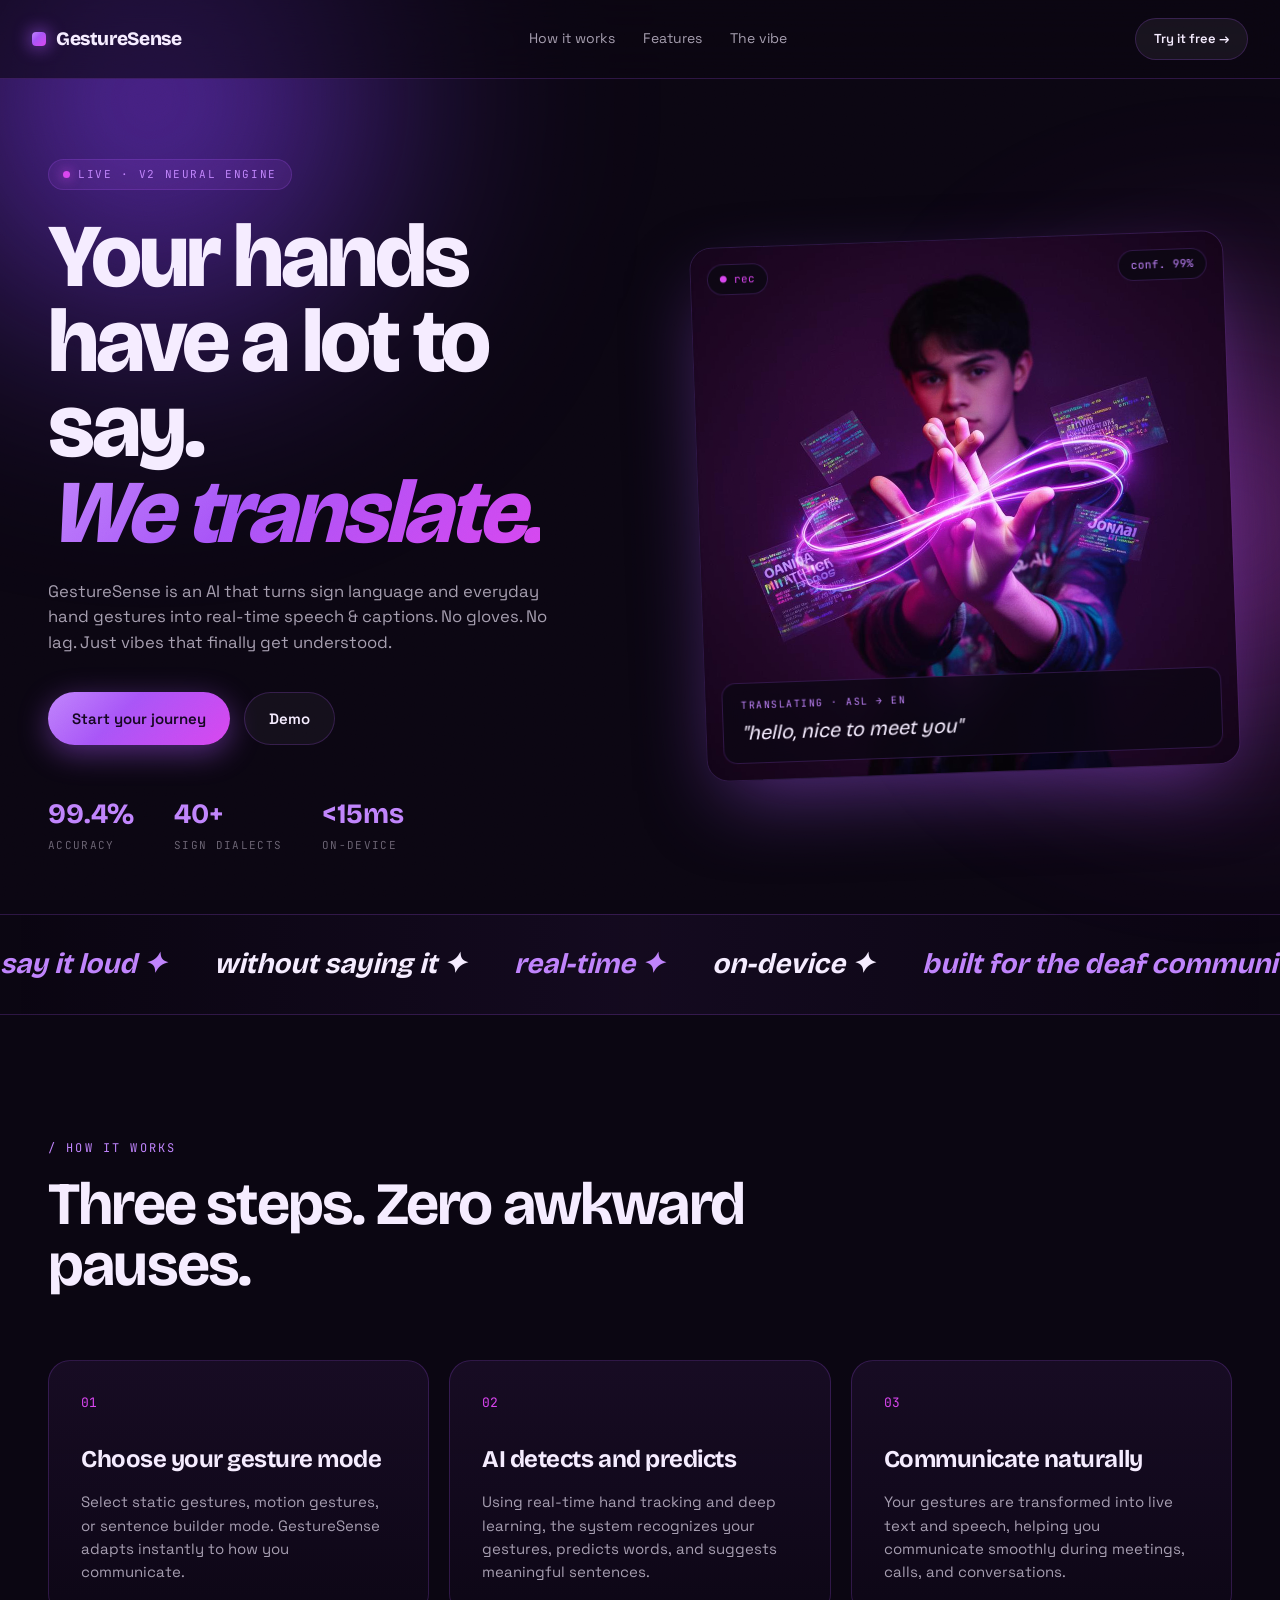
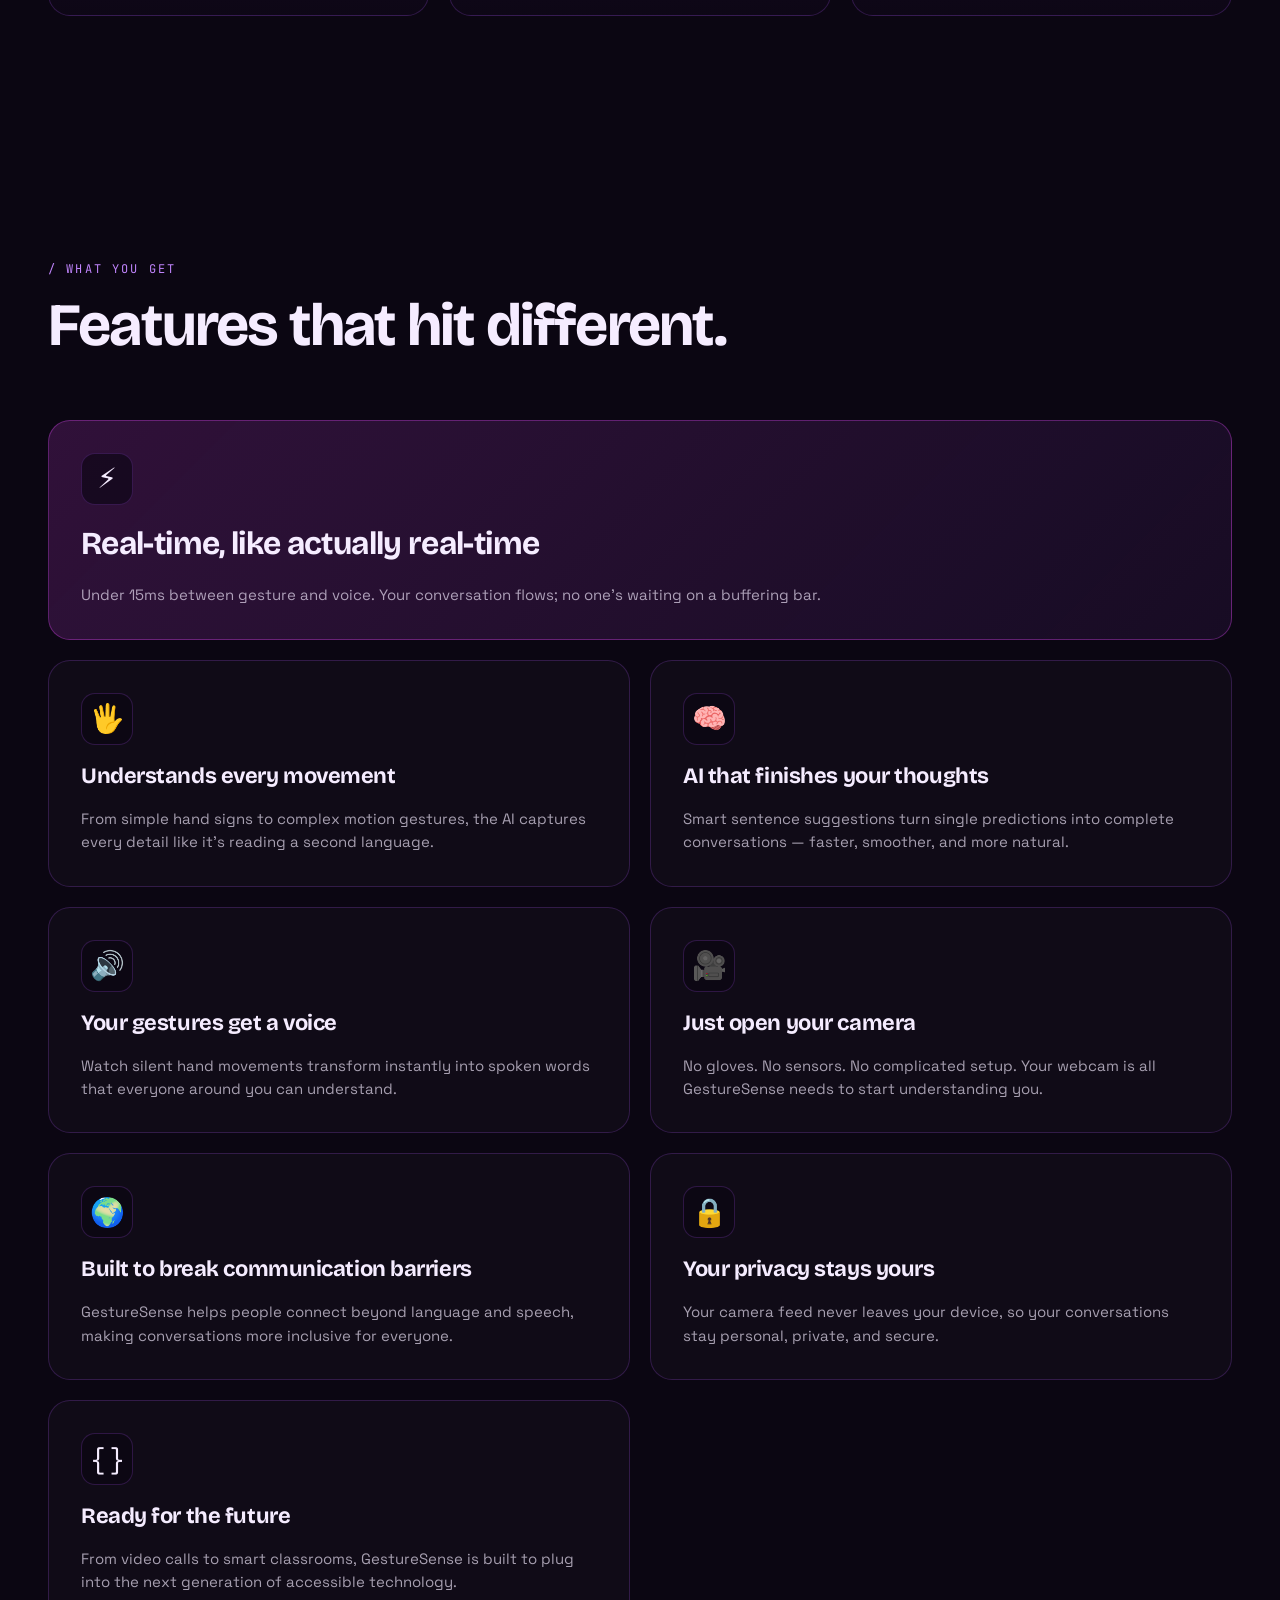
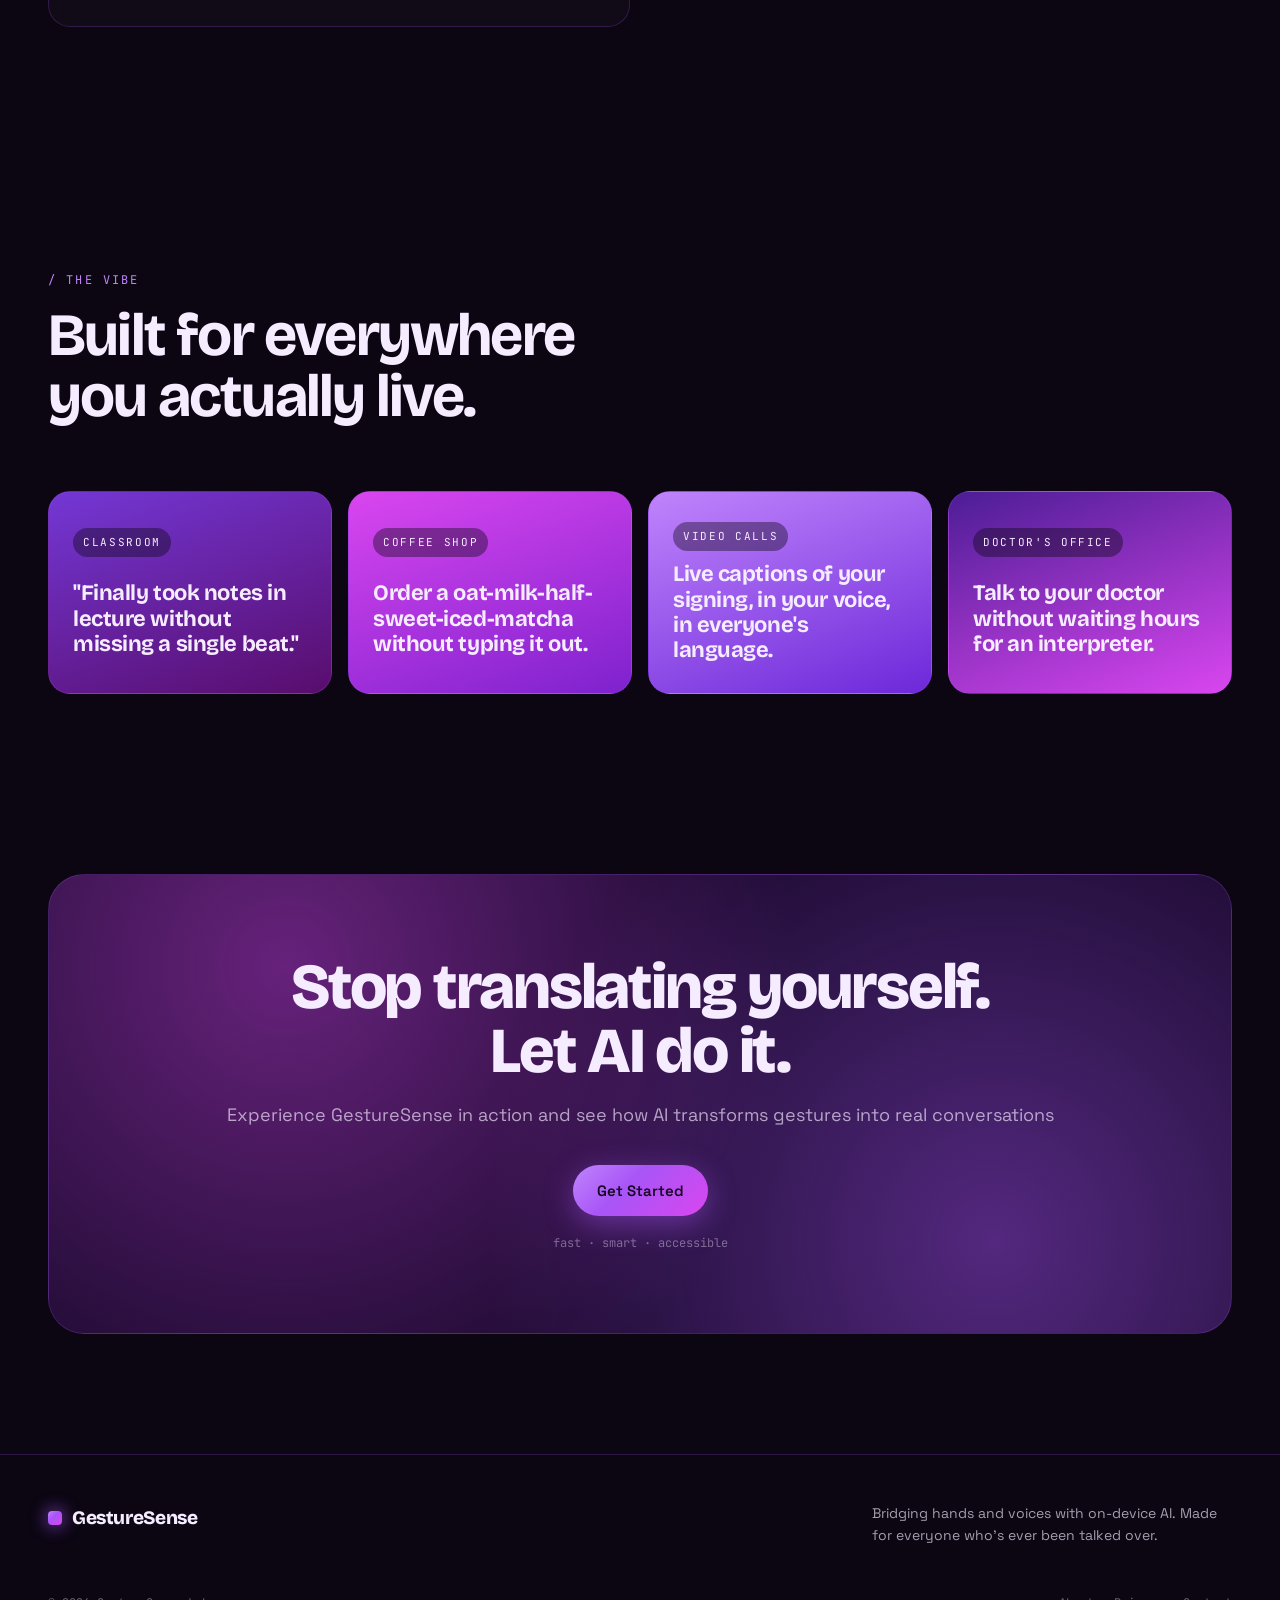
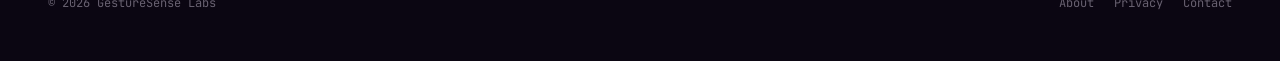
<file: frontend/index.html>
<!DOCTYPE html>
<html lang="en">
<head>
  <meta charset="UTF-8" />
  <meta name="viewport" content="width=device-width, initial-scale=1.0" />
  <title>GestureSense — Speak with your hands. We'll do the talking.</title>
  <meta name="description" content="GestureSense is the AI-powered gesture translator that turns sign language and hand movements into real-time speech and text. Built for the way you actually communicate." />
  <link rel="preconnect" href="https://fonts.googleapis.com" />
  <link rel="preconnect" href="https://fonts.gstatic.com" crossorigin />
  <link href="https://fonts.googleapis.com/css2?family=Space+Grotesk:wght@400;500;600;700&family=Bricolage+Grotesque:opsz,wght@12..96,500;12..96,700;12..96,800&family=JetBrains+Mono:wght@400;500&display=swap" rel="stylesheet" />
  <link rel="stylesheet" href="styles.css" />
</head>
<body>
  <div class="grain" aria-hidden="true"></div>
  <div class="orb orb--1" aria-hidden="true"></div>
  <div class="orb orb--2" aria-hidden="true"></div>

  <header class="nav">
    <a href="#" class="logo">
      <span class="logo__dot"></span>
      <span>GestureSense</span>
    </a>
    <nav class="nav__links">
      <a href="#how">How it works</a>
      <a href="#features">Features</a>
      <a href="#vibe">The vibe</a>
    </nav>
    <a href="home.html" class="btn btn--pill">Try it free →</a>
    <button class="nav__burger" aria-label="Menu">☰</button>
  </header>

  <main>
    <!-- HERO -->
    <section class="hero">
      <div class="hero__copy">
        <span class="chip">
          <span class="chip__pulse"></span>
          Live · v2 neural engine
        </span>
        <h1 class="hero__title">
          Your hands<br />
          have a lot to say.<br />
          <span class="grad">We translate.</span>
        </h1>
        <p class="hero__sub">
          GestureSense is an AI that turns sign language and everyday hand
          gestures into real-time speech &amp; captions. No gloves. No lag.
          Just vibes that finally get understood.
        </p>
        <div class="hero__cta">
          <a href="home.html" class="btn btn--primary">Start your journey</a>
          <a href="#how" class="btn btn--ghost">Demo</a>
        </div>
        <div class="hero__meta">
          <div><strong>99.4%</strong><span>accuracy</span></div>
          <div><strong>40+</strong><span>sign dialects</span></div>
          <div><strong>&lt;15ms</strong><span>on-device</span></div>
        </div>
      </div>
      <div class="hero__visual">
        <div class="hero__frame">
          <img src="hero.jpg" alt="A person mid-gesture with neon purple light trails tracing their hands and floating translation captions" />
          <div class="hero__caption">
            <span class="hero__caption-label">translating · ASL → EN</span>
            <span class="hero__caption-text" id="ticker">"hello, nice to meet you"</span>
          </div>
          <span class="badge badge--tl">● rec</span>
          <span class="badge badge--br">conf. 99%</span>
        </div>
      </div>
    </section>

    <!-- MARQUEE -->
    <section class="marquee" aria-hidden="true">
      <div class="marquee__track">
        <span>say it loud ✦</span><span>without saying it ✦</span>
        <span>real-time ✦</span><span>on-device ✦</span>
        <span>built for the deaf community ✦</span><span>powered by AI ✦</span>
        <span>say it loud ✦</span><span>without saying it ✦</span>
        <span>real-time ✦</span><span>on-device ✦</span>
        <span>built for the deaf community ✦</span><span>powered by AI ✦</span>
      </div>
    </section>

    <!-- HOW -->
    <section class="section" id="how">
      <div class="section__head">
        <span class="eyebrow">/ how it works</span>
        <h2>Three steps. Zero awkward pauses.</h2>
      </div>
      <div class="steps">
        <article class="step reveal">
          <span class="step__num">01</span>
          <h3>Choose your gesture mode</h3>
          <p>Select static gestures, motion gestures, or sentence builder mode. GestureSense adapts instantly to how you
            communicate.</p>
        </article>
        
        <article class="step reveal">
          <span class="step__num">02</span>
          <h3>AI detects and predicts</h3>
          <p>Using real-time hand tracking and deep learning, the system recognizes your gestures, predicts words, and suggests
            meaningful sentences.</p>
        </article>
        
        <article class="step reveal">
          <span class="step__num">03</span>
          <h3>Communicate naturally</h3>
          <p>Your gestures are transformed into live text and speech, helping you communicate smoothly during meetings, calls,
            and conversations.</p>
        </article>
      </div>
    </section>

    <!-- FEATURES -->
    <section class="section" id="features">
      <div class="section__head">
        <span class="eyebrow">/ what you get</span>
        <h2>Features that hit different.</h2>
        </div>
        <div class="features">
          <article class="feature feature--lg reveal">
            <div class="feature__icon">⚡</div>
            <h3>Real-time, like actually real-time</h3>
            <p>Under 15ms between gesture and voice. Your conversation flows; no one's waiting on a buffering bar.</p>
          </article>
        
          <article class="feature reveal">
            <div class="feature__icon">🖐️</div>
            <h3>Understands every movement</h3>
            <p>From simple hand signs to complex motion gestures, the AI captures every detail like it’s reading a second
              language.</p>
          </article>
        
          <article class="feature reveal">
            <div class="feature__icon">🧠</div>
            <h3>AI that finishes your thoughts</h3>
            <p>Smart sentence suggestions turn single predictions into complete conversations — faster, smoother, and more
              natural.</p>
          </article>
        
          <article class="feature reveal">
            <div class="feature__icon">🔊</div>
            <h3>Your gestures get a voice</h3>
            <p>Watch silent hand movements transform instantly into spoken words that everyone around you can understand.</p>
          </article>
        
          <article class="feature reveal">
            <div class="feature__icon">🎥</div>
            <h3>Just open your camera</h3>
            <p>No gloves. No sensors. No complicated setup. Your webcam is all GestureSense needs to start understanding you.
            </p>
          </article>
        
          <article class="feature reveal">
            <div class="feature__icon">🌍</div>
            <h3>Built to break communication barriers</h3>
            <p>GestureSense helps people connect beyond language and speech, making conversations more inclusive for everyone.
            </p>
          </article>
        
          <article class="feature reveal">
            <div class="feature__icon">🔒</div>
            <h3>Your privacy stays yours</h3>
            <p>Your camera feed never leaves your device, so your conversations stay personal, private, and secure.</p>
          </article>
        
          <article class="feature reveal">
            <div class="feature__icon">{ }</div>
            <h3>Ready for the future</h3>
            <p>From video calls to smart classrooms, GestureSense is built to plug into the next generation of accessible
              technology.</p>
          </article>
          </div>
          </section>
          
          <!-- VIBE / use cases -->
          <section class="section vibe" id="vibe">
            <div class="section__head">
              <span class="eyebrow">/ the vibe</span>
              <h2>Built for everywhere<br />you actually live.</h2>
            </div>
            <div class="vibe__grid">
              <div class="card card--a reveal">
                <span class="card__tag">classroom</span>
                <p>"Finally took notes in lecture without missing a single beat."</p>
              </div>
              <div class="card card--b reveal">
                <span class="card__tag">coffee shop</span>
                <p>Order a oat-milk-half-sweet-iced-matcha without typing it out.</p>
              </div>
              <div class="card card--c reveal">
                <span class="card__tag">video calls</span>
                <p>Live captions of your signing, in your voice, in everyone's language.</p>
              </div>
              <div class="card card--d reveal">
                <span class="card__tag">doctor's office</span>
                <p>Talk to your doctor without waiting hours for an interpreter.</p>
              </div>
      </div>
    </section>

    <!-- CTA -->
    <section class="cta" id="cta">
      <div class="cta__inner">
        <h2>Stop translating yourself.<br />Let AI do it.</h2>
        <p>Experience GestureSense in action and see how AI transforms gestures into real conversations</p>
        <a href="home.html" class="btn btn--primary">
          Get Started
        </a>
        <span class="cta__small"> fast · smart · accessible</span>
      </div>
    </section>
  </main>

  <footer class="footer">
    <div class="footer__top">
      <a href="#" class="logo">
        <span class="logo__dot"></span>
        <span>GestureSense</span>
      </a>
      <p>Bridging hands and voices with on-device AI. Made for everyone who's ever been talked over.</p>
    </div>
    <div class="footer__bottom">
      <span>© 2026 GestureSense Labs</span>
      <div class="footer__links">
        <a href="about.html">About</a>
      <a href="privacy.html">Privacy</a>
      <a href="contact.html">Contact</a>
      </div>
    </div>
  </footer>

  <script src="script1.js"></script>
</body>
</html>
</file>
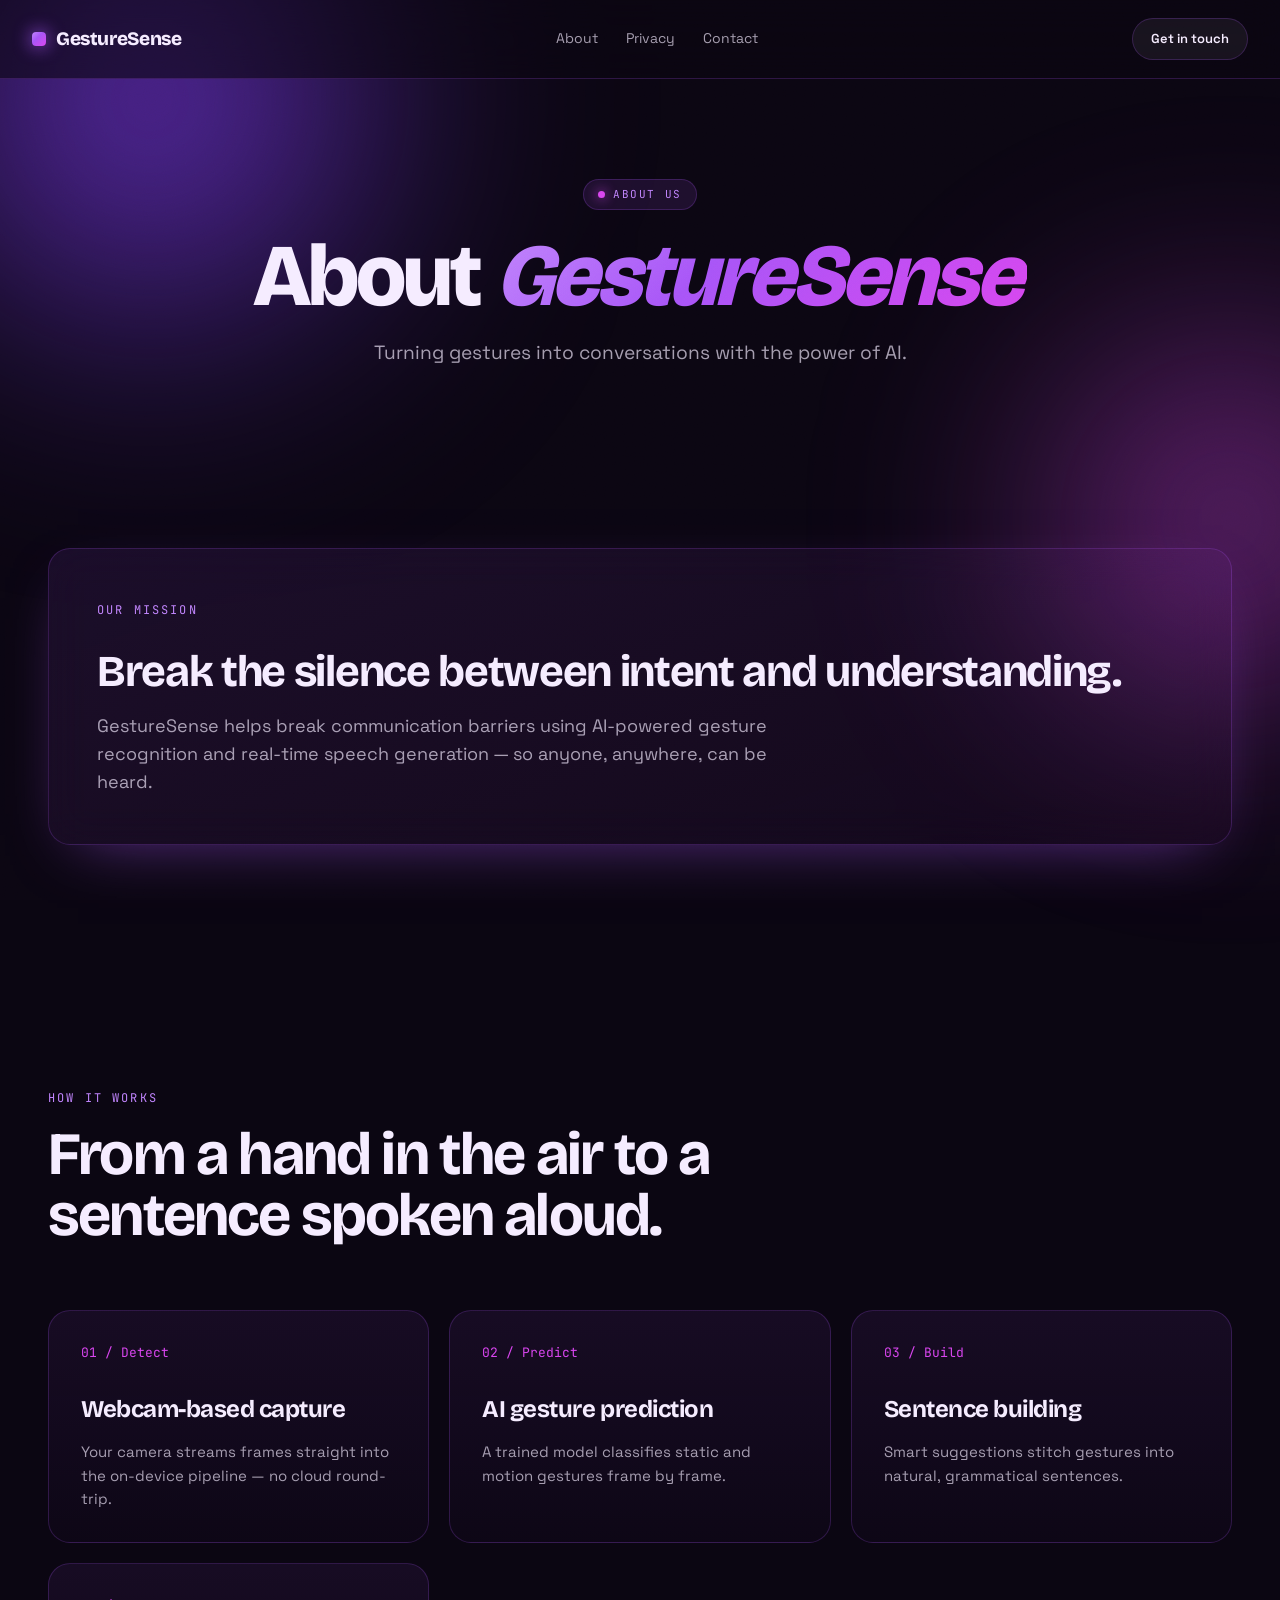
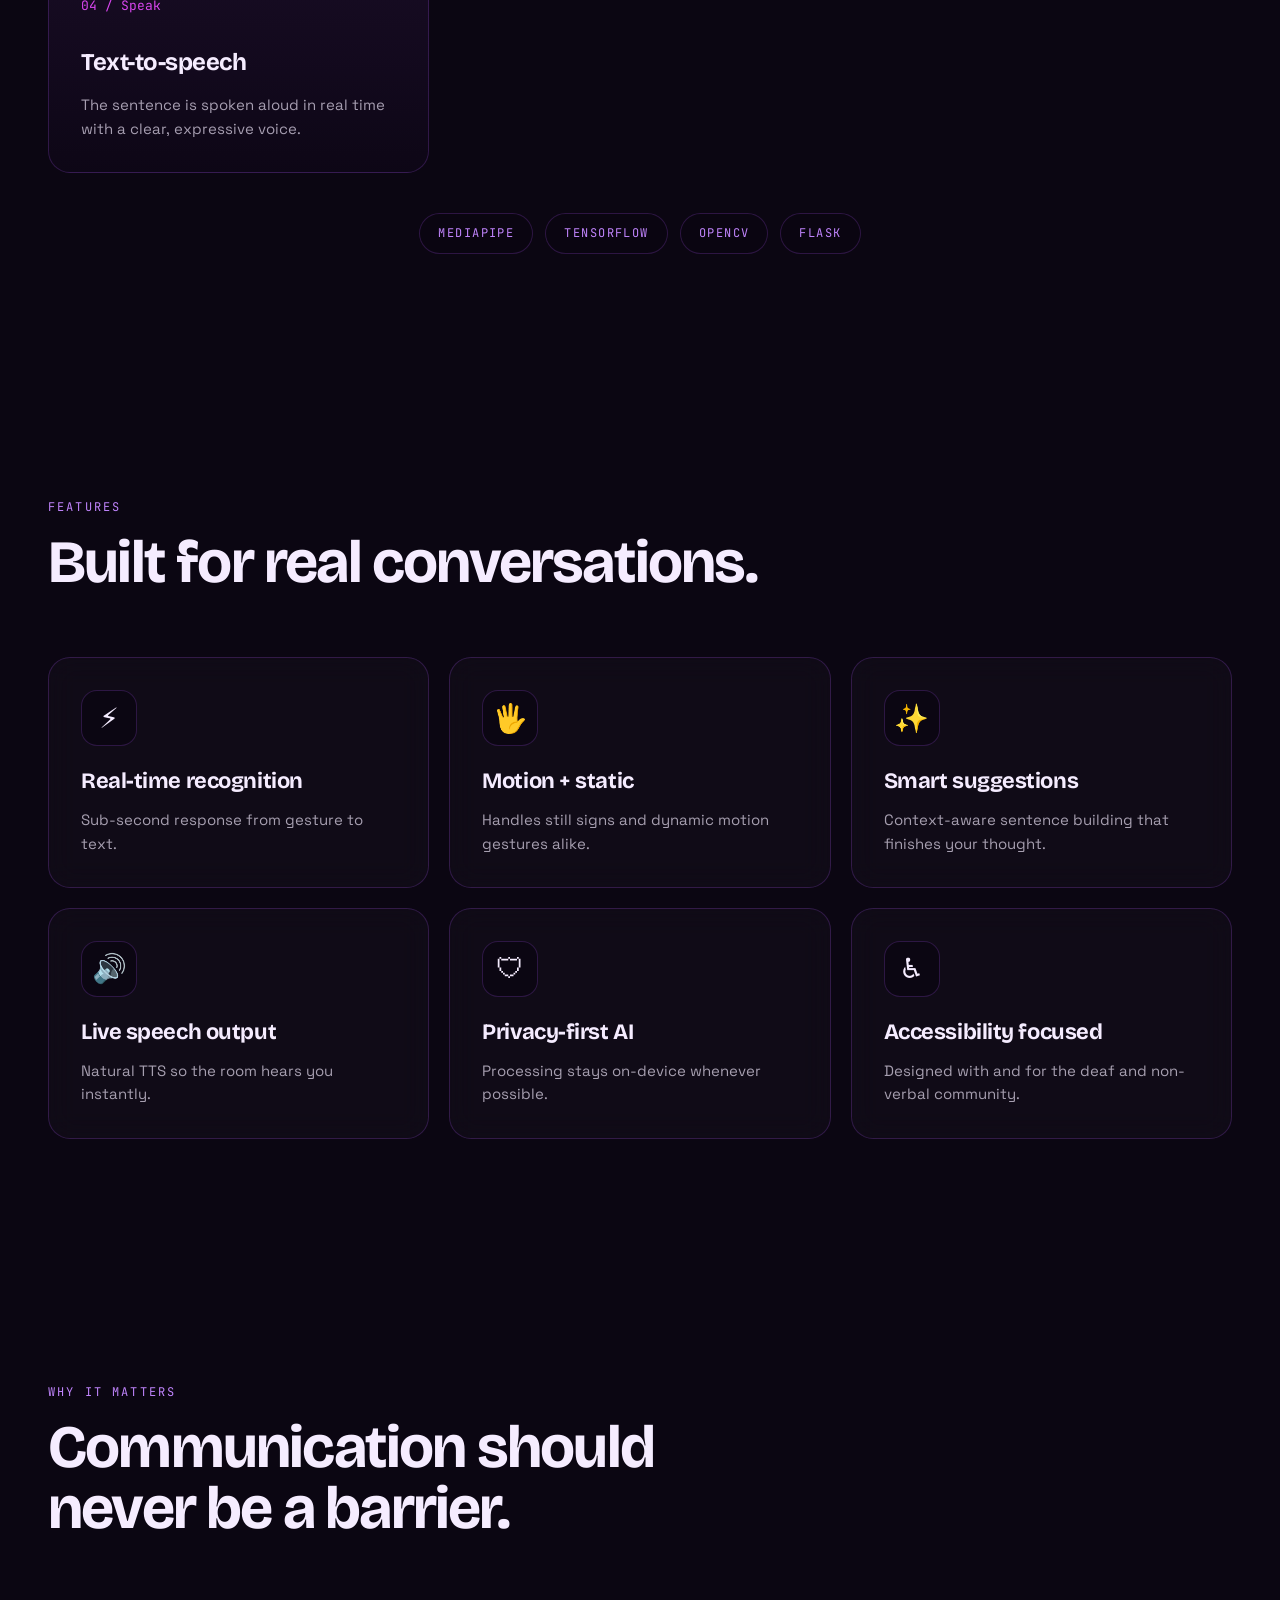
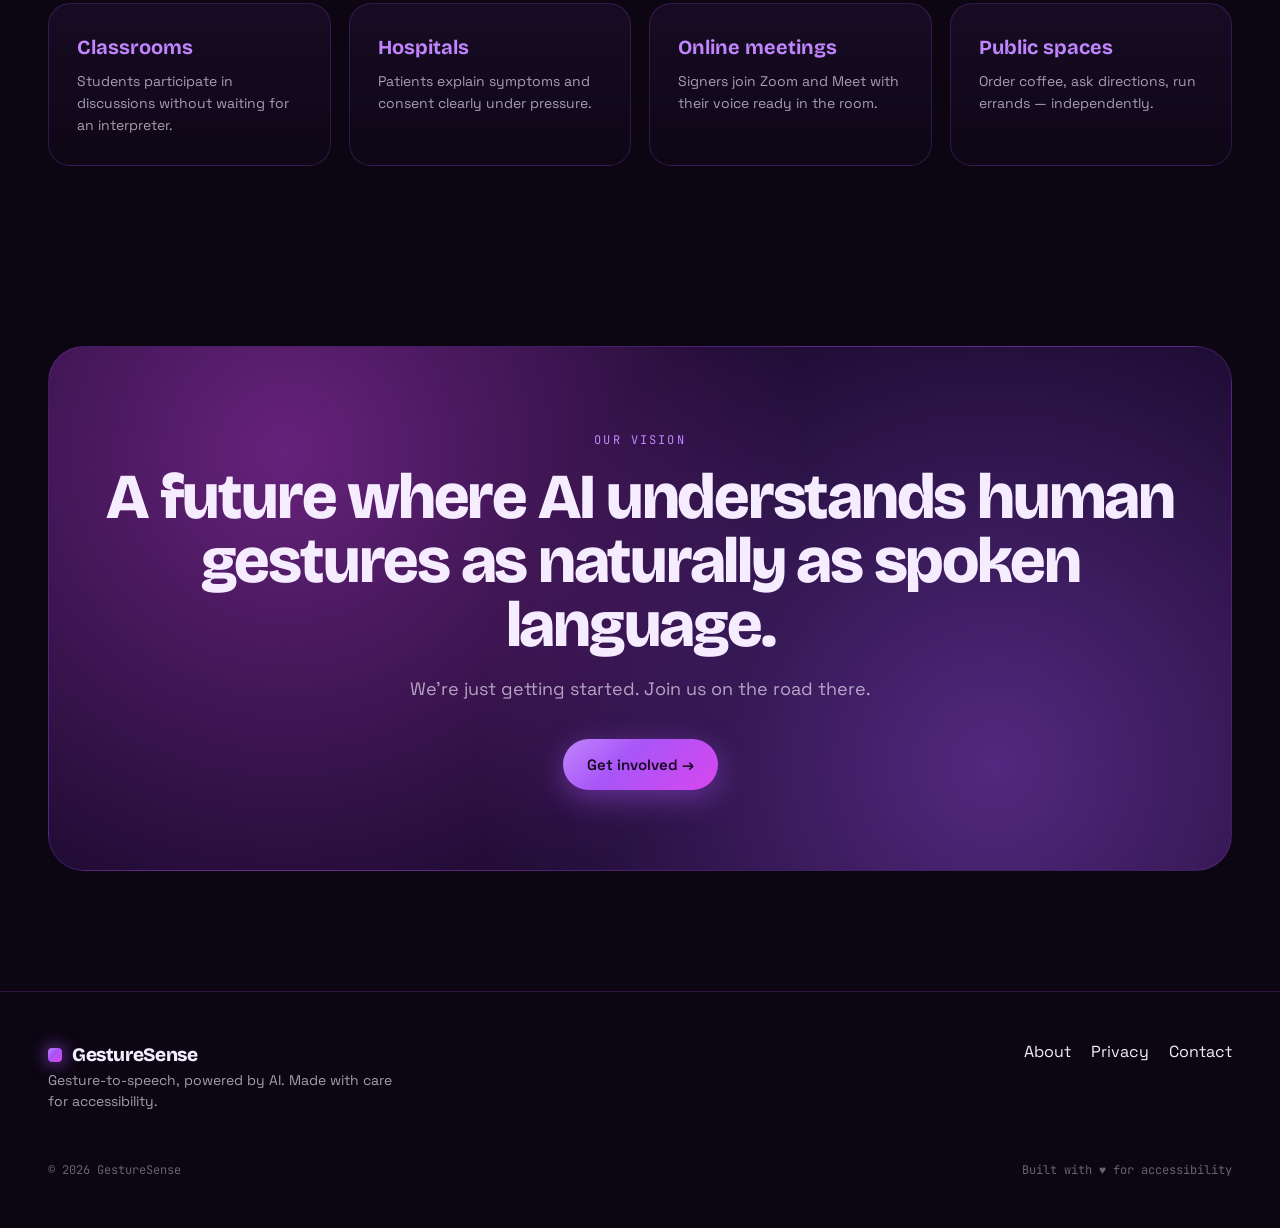
<file: frontend/about.html>
<!DOCTYPE html>
<html lang="en">
<head>
  <meta charset="UTF-8" />
  <meta name="viewport" content="width=device-width, initial-scale=1.0" />
  <title>About — GestureSense</title>
  <meta name="description" content="GestureSense turns gestures into conversations with AI-powered recognition and real-time speech." />
  <link rel="preconnect" href="https://fonts.googleapis.com" />
  <link rel="preconnect" href="https://fonts.gstatic.com" crossorigin />
  <link href="https://fonts.googleapis.com/css2?family=Bricolage+Grotesque:wght@400;700;800&family=Space+Grotesk:wght@400;500;600;700&family=JetBrains+Mono:wght@400;500&display=swap" rel="stylesheet" />
  <link rel="stylesheet" href="styles.css" />
  <link rel="stylesheet" href="pages.css" />
</head>
<body>
  <div class="grain"></div>
  <div class="orb orb--1"></div>
  <div class="orb orb--2"></div>
  <div class="particles" id="particles"></div>
  <nav class="nav">
    <a href="index.html" class="logo"><span class="logo__dot"></span> GestureSense</a>
    <div class="nav__links">
      <a href="about.html">About</a>
      <a href="privacy.html">Privacy</a>
      <a href="contact.html">Contact</a>
    </div>
    <a href="contact.html" class="btn btn--pill">Get in touch</a>
    <button class="nav__burger" aria-label="Menu">☰</button>
  </nav>
  <!-- HERO -->
  <header class="page-hero reveal">
    <span class="chip"><span class="chip__pulse"></span> About us</span>
    <h1 class="page-hero__title">About <span class="grad">GestureSense</span></h1>
    <p class="page-hero__sub">Turning gestures into conversations with the power of AI.</p>
  </header>
  <!-- MISSION -->
  <section class="section">
    <div class="glass reveal">
      <span class="eyebrow">Our mission</span>
      <h2>Break the silence between intent and understanding.</h2>
      <p class="lead">GestureSense helps break communication barriers using AI-powered gesture recognition and real-time speech generation — so anyone, anywhere, can be heard.</p>
    </div>
  </section>
  <!-- HOW IT WORKS -->
  <section class="section">
    <div class="section__head reveal">
      <span class="eyebrow">How it works</span>
      <h2>From a hand in the air to a sentence spoken aloud.</h2>
    </div>
    <div class="steps">
      <div class="step reveal"><span class="step__num">01 / Detect</span><h3>Webcam-based capture</h3><p>Your camera streams frames straight into the on-device pipeline — no cloud round-trip.</p></div>
      <div class="step reveal"><span class="step__num">02 / Predict</span><h3>AI gesture prediction</h3><p>A trained model classifies static and motion gestures frame by frame.</p></div>
      <div class="step reveal"><span class="step__num">03 / Build</span><h3>Sentence building</h3><p>Smart suggestions stitch gestures into natural, grammatical sentences.</p></div>
      <div class="step reveal"><span class="step__num">04 / Speak</span><h3>Text-to-speech</h3><p>The sentence is spoken aloud in real time with a clear, expressive voice.</p></div>
    </div>
    <div class="tech-row reveal">
      <span class="tech-chip">MediaPipe</span>
      <span class="tech-chip">TensorFlow</span>
      <span class="tech-chip">OpenCV</span>
      <span class="tech-chip">Flask</span>
    </div>
  </section>
  <!-- FEATURES -->
  <section class="section">
    <div class="section__head reveal">
      <span class="eyebrow">Features</span>
      <h2>Built for real conversations.</h2>
    </div>
    <div class="glow-grid">
      <div class="glow-card reveal"><div class="glow-card__icon">⚡</div><h3>Real-time recognition</h3><p>Sub-second response from gesture to text.</p></div>
      <div class="glow-card reveal"><div class="glow-card__icon">🖐</div><h3>Motion + static</h3><p>Handles still signs and dynamic motion gestures alike.</p></div>
      <div class="glow-card reveal"><div class="glow-card__icon">✨</div><h3>Smart suggestions</h3><p>Context-aware sentence building that finishes your thought.</p></div>
      <div class="glow-card reveal"><div class="glow-card__icon">🔊</div><h3>Live speech output</h3><p>Natural TTS so the room hears you instantly.</p></div>
      <div class="glow-card reveal"><div class="glow-card__icon">🛡</div><h3>Privacy-first AI</h3><p>Processing stays on-device whenever possible.</p></div>
      <div class="glow-card reveal"><div class="glow-card__icon">♿</div><h3>Accessibility focused</h3><p>Designed with and for the deaf and non-verbal community.</p></div>
    </div>
  </section>
  <!-- WHY IT MATTERS -->
  <section class="section">
    <div class="section__head reveal">
      <span class="eyebrow">Why it matters</span>
      <h2>Communication should never be a barrier.</h2>
    </div>
    <div class="why-grid">
      <div class="why-card reveal"><h3>Classrooms</h3><p>Students participate in discussions without waiting for an interpreter.</p></div>
      <div class="why-card reveal"><h3>Hospitals</h3><p>Patients explain symptoms and consent clearly under pressure.</p></div>
      <div class="why-card reveal"><h3>Online meetings</h3><p>Signers join Zoom and Meet with their voice ready in the room.</p></div>
      <div class="why-card reveal"><h3>Public spaces</h3><p>Order coffee, ask directions, run errands — independently.</p></div>
    </div>
  </section>
  <!-- VISION -->
  <section class="cta">
    <div class="cta__inner reveal">
      <span class="eyebrow">Our vision</span>
      <h2>A future where AI understands human gestures as naturally as spoken language.</h2>
      <p>We're just getting started. Join us on the road there.</p>
      <a href="contact.html" class="btn btn--primary">Get involved →</a>
    </div>
  </section>
  <footer class="footer">
    <div class="footer__top">
      <div>
        <a href="index.html" class="logo"><span class="logo__dot"></span> GestureSense</a>
        <p>Gesture-to-speech, powered by AI. Made with care for accessibility.</p>
      </div>
      <div class="footer__links">
        <a href="about.html">About</a><a href="privacy.html">Privacy</a><a href="contact.html">Contact</a>
      </div>
    </div>
    <div class="footer__bottom"><span>© 2026 GestureSense</span><span>Built with ♥ for accessibility</span></div>
  </footer>
  <script src="script1.js"></script>
  <script src="pages.js"></script>
</body>
</html>
</file>
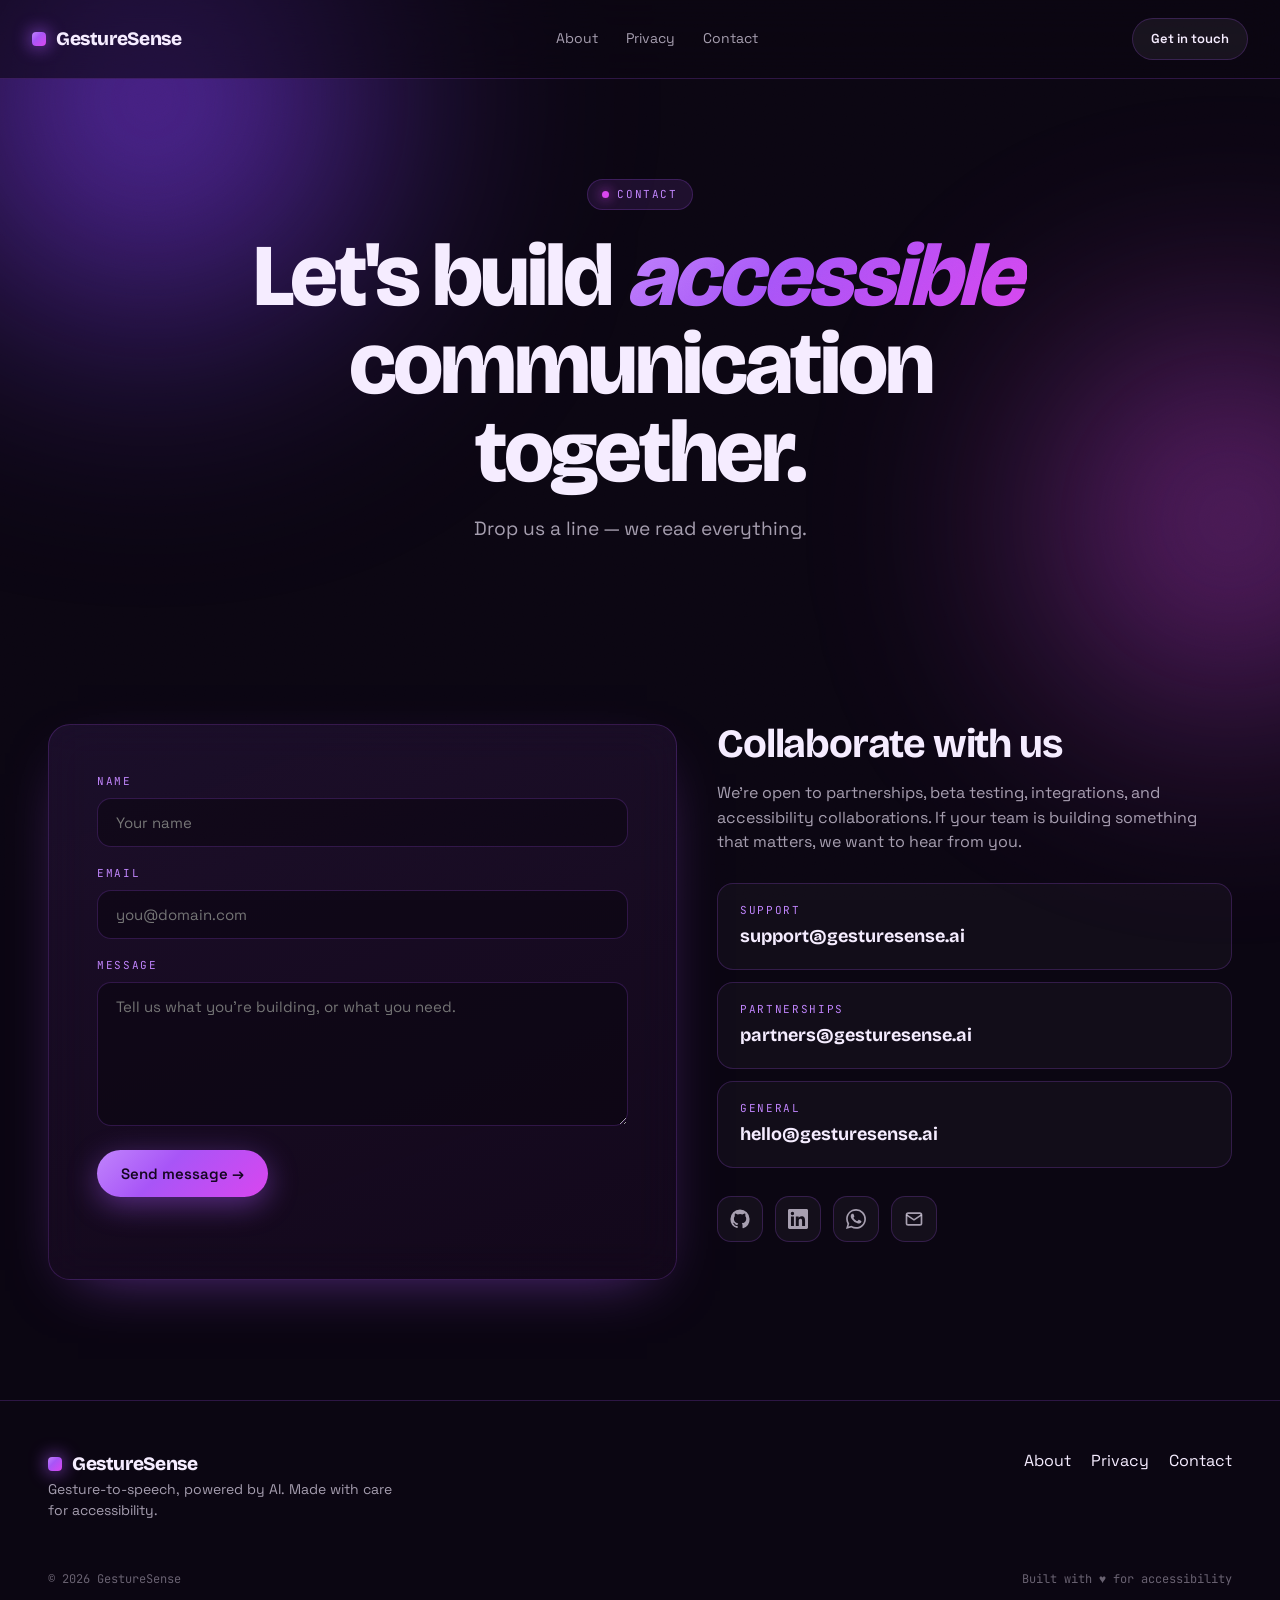
<file: frontend/contact.html>
<!DOCTYPE html>
<html lang="en">
<head>
  <meta charset="UTF-8" />
  <meta name="viewport" content="width=device-width, initial-scale=1.0" />
  <title>Contact — GestureSense</title>
  <meta name="description" content="Let's build accessible communication together. Contact the GestureSense team for support, partnerships, or collaborations." />
  <link rel="preconnect" href="https://fonts.googleapis.com" />
  <link rel="preconnect" href="https://fonts.gstatic.com" crossorigin />
  <link href="https://fonts.googleapis.com/css2?family=Bricolage+Grotesque:wght@400;700;800&family=Space+Grotesk:wght@400;500;600;700&family=JetBrains+Mono:wght@400;500&display=swap" rel="stylesheet" />
  <link rel="stylesheet" href="styles.css" />
  <link rel="stylesheet" href="pages.css" />
</head>
<body>
  <div class="grain"></div>
  <div class="orb orb--1"></div>
  <div class="orb orb--2"></div>
  <div class="particles" id="particles"></div>
  <nav class="nav">
    <a href="index.html" class="logo"><span class="logo__dot"></span> GestureSense</a>
    <div class="nav__links">
      <a href="about.html">About</a>
      <a href="privacy.html">Privacy</a>
      <a href="contact.html">Contact</a>
    </div>
    <a href="contact.html" class="btn btn--pill">Get in touch</a>
    <button class="nav__burger" aria-label="Menu">☰</button>
  </nav>
  <header class="page-hero reveal">
    <span class="chip"><span class="chip__pulse"></span> Contact</span>
    <h1 class="page-hero__title">Let's build <span class="grad">accessible</span> communication together.</h1>
    <p class="page-hero__sub">Drop us a line — we read everything.</p>
  </header>
  <section class="section contact-layout">
  <form class="contact-form glass reveal" action="mailto:hello@gesturesense.ai" method="POST" enctype="text/plain">
      <label>
        <span>Name</span>
        <input type="text" name="name" required placeholder="Your name" />
      </label>
      <label>
        <span>Email</span>
        <input type="email" name="email" required placeholder="you@domain.com" />
      </label>
      <label>
        <span>Message</span>
        <textarea name="message" rows="6" required placeholder="Tell us what you're building, or what you need."></textarea>
      </label>
      <button type="submit" class="btn btn--primary">Send message →</button>
      <p class="form-status" id="formStatus" aria-live="polite"></p>
    </form>
    <aside class="contact-side reveal">
      <h2>Collaborate with us</h2>
      <p>We're open to partnerships, beta testing, integrations, and accessibility collaborations. If your team is building something that matters, we want to hear from you.</p>
      <div class="contact-cards">
        <a href="mailto:support@gesturesense.ai" class="contact-card">
          <span class="contact-card__label">Support</span>
          <strong>support@gesturesense.ai</strong>
        </a>
        <a href="mailto:partners@gesturesense.ai" class="contact-card">
          <span class="contact-card__label">Partnerships</span>
          <strong>partners@gesturesense.ai</strong>
        </a>
        <a href="mailto:hello@gesturesense.ai" class="contact-card">
          <span class="contact-card__label">General</span>
          <strong>hello@gesturesense.ai</strong>
        </a>
      </div>
      <div class="socials">
        <a href="https://github.com/Joharliv" class="social" aria-label="GitHub">
          <svg viewBox="0 0 24 24" width="20" height="20" fill="currentColor"><path d="M12 .5A11.5 11.5 0 0 0 .5 12a11.5 11.5 0 0 0 7.86 10.93c.58.1.79-.25.79-.56v-2c-3.2.7-3.87-1.37-3.87-1.37-.52-1.33-1.28-1.68-1.28-1.68-1.05-.72.08-.7.08-.7 1.16.08 1.77 1.2 1.77 1.2 1.03 1.76 2.7 1.25 3.36.96.1-.75.4-1.25.73-1.54-2.55-.29-5.24-1.28-5.24-5.7 0-1.26.45-2.29 1.19-3.1-.12-.3-.52-1.48.11-3.08 0 0 .97-.31 3.19 1.18a11 11 0 0 1 5.8 0c2.21-1.49 3.18-1.18 3.18-1.18.63 1.6.23 2.78.11 3.08.74.81 1.19 1.84 1.19 3.1 0 4.43-2.69 5.41-5.25 5.69.41.36.78 1.06.78 2.14v3.17c0 .31.21.67.8.56A11.5 11.5 0 0 0 23.5 12 11.5 11.5 0 0 0 12 .5z"/></svg>
        </a>
        <a href="https://www.linkedin.com/in/liv-johar-335392331/" class="social" aria-label="LinkedIn">
          <svg viewBox="0 0 24 24" width="20" height="20" fill="currentColor"><path d="M20.45 20.45h-3.55v-5.57c0-1.33-.03-3.04-1.85-3.04-1.85 0-2.14 1.45-2.14 2.94v5.67H9.36V9h3.41v1.56h.05c.47-.9 1.64-1.85 3.38-1.85 3.61 0 4.28 2.38 4.28 5.47v6.27zM5.34 7.43a2.06 2.06 0 1 1 0-4.12 2.06 2.06 0 0 1 0 4.12zM7.12 20.45H3.56V9h3.56v11.45zM22.22 0H1.77C.79 0 0 .77 0 1.72v20.56C0 23.23.79 24 1.77 24h20.45c.98 0 1.78-.77 1.78-1.72V1.72C24 .77 23.2 0 22.22 0z"/></svg>
        </a>
        <a href="https://wa.me/916239912325"  class="social" aria-label="WhatsApp">
          <svg viewBox="0 0 24 24" width="20" height="20" fill="currentColor">
            <path
              d="M20.52 3.48A11.86 11.86 0 0 0 12.06 0C5.5 0 .15 5.35.15 11.92c0 2.1.55 4.15 1.6 5.96L0 24l6.32-1.66a11.87 11.87 0 0 0 5.74 1.46h.01c6.56 0 11.9-5.35 11.9-11.92 0-3.18-1.24-6.17-3.45-8.4ZM12.07 21.7h-.01a9.9 9.9 0 0 1-5.05-1.38l-.36-.21-3.75.99 1-3.65-.24-.38a9.92 9.92 0 0 1-1.52-5.26C2.14 6.24 6.3 2.08 12.06 2.08a9.84 9.84 0 0 1 6.99 2.89 9.86 9.86 0 0 1 2.88 6.99c0 5.76-4.16 9.74-9.86 9.74Zm5.7-7.75c-.31-.16-1.85-.91-2.14-1.02-.29-.11-.5-.16-.71.16-.21.31-.82 1.02-1.01 1.23-.19.21-.37.23-.68.08-.31-.16-1.3-.48-2.48-1.53-.92-.82-1.54-1.83-1.72-2.14-.18-.31-.02-.48.14-.64.14-.14.31-.37.47-.55.16-.18.21-.31.31-.52.1-.21.05-.39-.03-.55-.08-.16-.71-1.71-.97-2.33-.26-.62-.52-.53-.71-.54h-.6c-.21 0-.55.08-.84.39-.29.31-1.11 1.08-1.11 2.63 0 1.55 1.14 3.05 1.3 3.26.16.21 2.21 3.38 5.35 4.74.75.32 1.34.51 1.8.65.76.24 1.45.21 2 .13.61-.09 1.85-.75 2.11-1.48.26-.73.26-1.35.18-1.48-.08-.13-.29-.21-.6-.37Z" />
          </svg>
        </a>
        <a href="mailto:hello@gesturesense.ai" class="social" aria-label="Email">
          <svg viewBox="0 0 24 24" width="20" height="20" fill="none" stroke="currentColor" stroke-width="2"><rect x="3" y="5" width="18" height="14" rx="2"/><path d="m3 7 9 6 9-6"/></svg>
        </a>
      </div>
    </aside>
  </section>
  <footer class="footer">
    <div class="footer__top">
      <div>
        <a href="index.html" class="logo"><span class="logo__dot"></span> GestureSense</a>
        <p>Gesture-to-speech, powered by AI. Made with care for accessibility.</p>
      </div>
      <div class="footer__links">
        <a href="about.html">About</a><a href="privacy.html">Privacy</a><a href="contact.html">Contact</a>
      </div>
    </div>
    <div class="footer__bottom"><span>© 2026 GestureSense</span><span>Built with ♥ for accessibility</span></div>
  </footer>
  <script src="script1.js"></script>
  <script src="pages.js"></script>
</body>
</html>
</file>
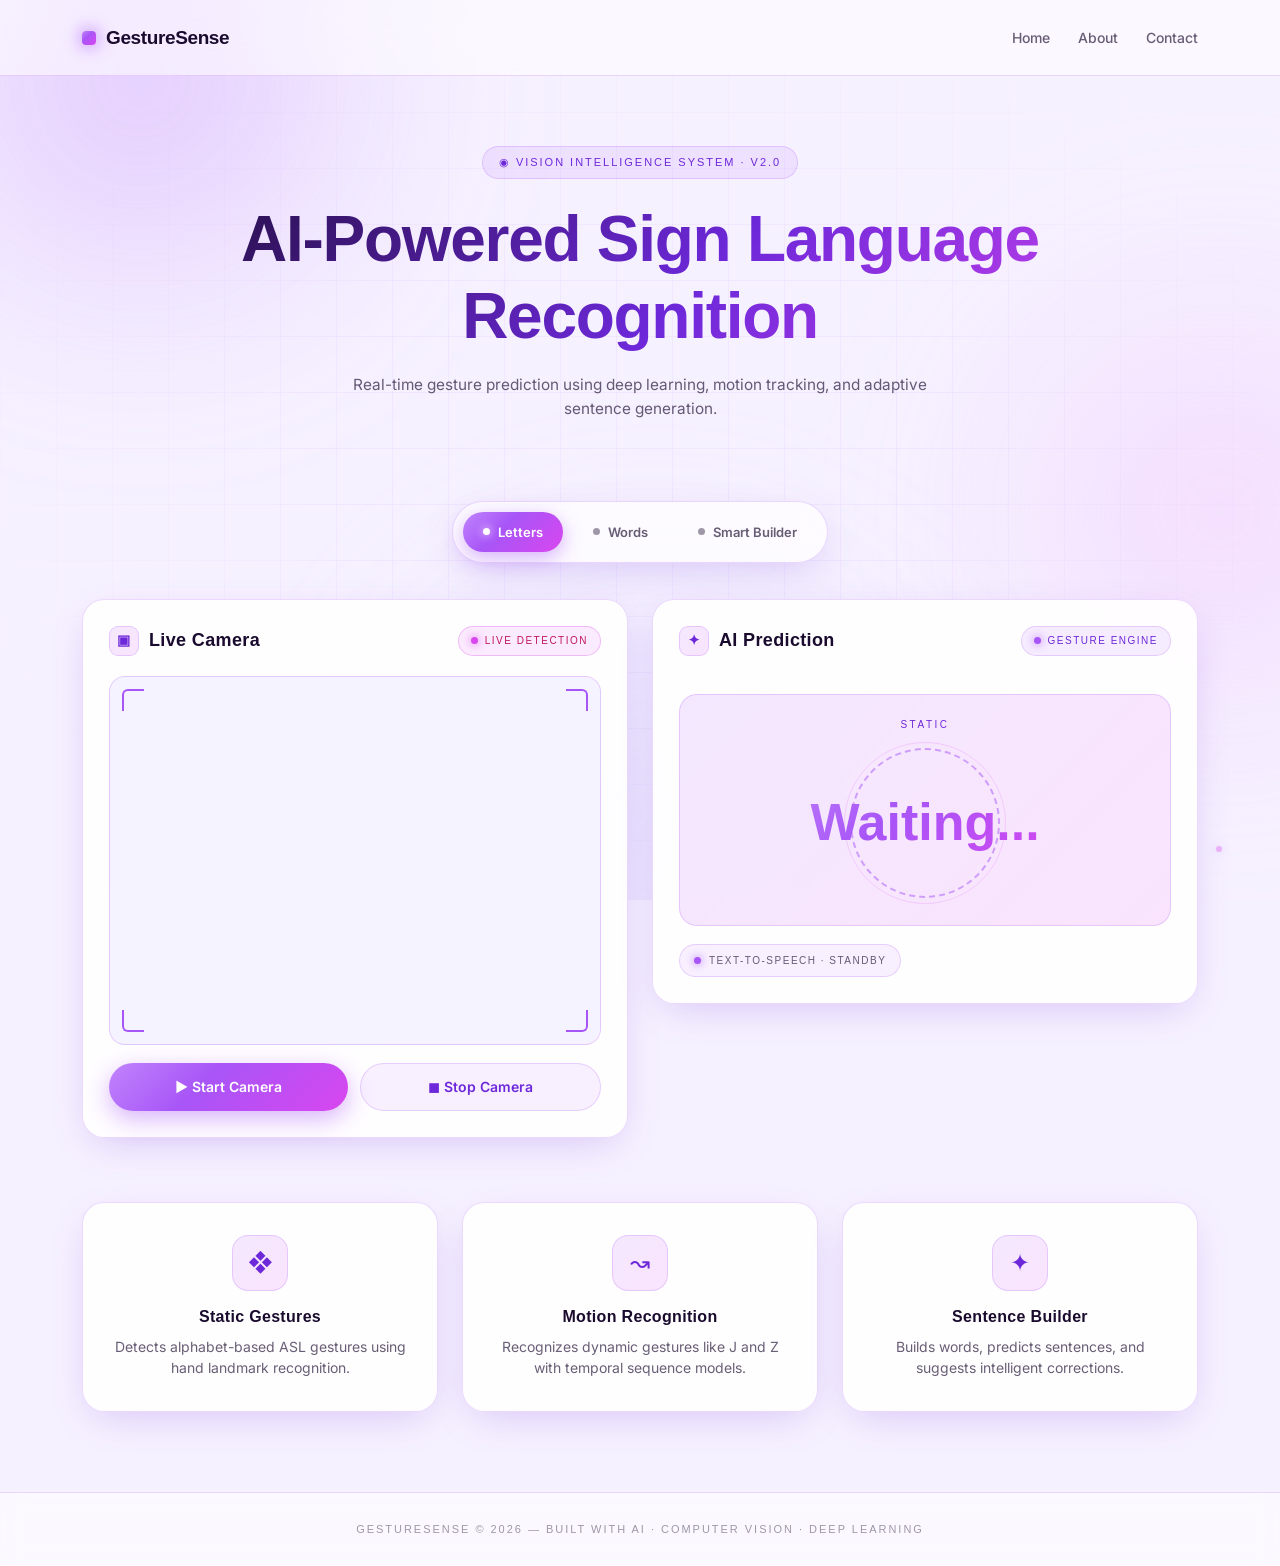
<file: frontend/home.html>
<!DOCTYPE html>
<html lang="en">
<head>
<meta charset="UTF-8" />
<meta name="viewport" content="width=device-width, initial-scale=1.0" />
<title>GestureSense — AI Sign Language Interface</title>

<link href="https://cdn.jsdelivr.net/npm/bootstrap@5.3.3/dist/css/bootstrap.min.css" rel="stylesheet" />
<link href="https://fonts.googleapis.com/css2?family=Orbitron:wght@500;700;900&family=Inter:wght@300;400;500;600;700&display=swap" rel="stylesheet" />
<link rel="stylesheet" href="style.css" />
</head>
<body>

<!-- Animated background -->
<div class="bg-orbs">
  <span class="orb orb-1"></span>
  <span class="orb orb-2"></span>
  <span class="orb orb-3"></span>
</div>
<div class="bg-grid"></div>
<div class="particles">
  <span></span><span></span><span></span><span></span><span></span>
  <span></span><span></span><span></span><span></span><span></span>
  <span></span><span></span><span></span><span></span><span></span>
</div>

<!-- Navbar -->
<nav class="navbar custom-navbar">
  <div class="container">
    
    <a class="navbar-brand" href="index.html">
      <span class="brand-mark"></span>
      <span>GestureSense</span>
    </a>

    <div class="nav-links">
      <a class="nav-link" href="index.html">Home</a>
      <a class="nav-link" href="about.html">About</a>
      <a class="nav-link" href="contact.html">Contact</a>
    </div>

    
    <button class="nav-burger">☰</button>

  </div>
</nav>

<!-- Hero -->
<header class="hero">
  <div class="container text-center">
    <span class="hero-tag">◉ Vision Intelligence System · v2.0</span>
    <h1 class="hero-title">AI-Powered Sign Language Recognition</h1>
    <p class="hero-sub">
      Real-time gesture prediction using deep learning, motion tracking, and adaptive sentence generation.
    </p>
  </div>
</header>

<!-- Main -->
<section class="main-section">
  <div class="container">

    <!-- Mode selector -->
    <div class="mode-selector">
      <button class="mode-btn active-mode" data-mode="motion">
        <span class="dot"></span> Letters
      </button>
      <button class="mode-btn" data-mode="word">
        <span class="dot"></span> Words
      </button>
      <button class="mode-btn" data-mode="builder">
        <span class="dot"></span> Smart Builder
      </button>
    </div>

    <div class="row g-4">

      <!-- LEFT: Camera -->
      <div class="col-lg-6">
        <div class="glass-card camera-card">
          <div class="card-header-row">
            <h3 class="section-title">
              <span class="title-icon">▣</span> Live Camera
            </h3>
            <span class="live-badge">
              <span class="live-pulse"></span> LIVE DETECTION
            </span>
          </div>

          <div class="video-frame">
            <div class="corner tl"></div>
            <div class="corner tr"></div>
            <div class="corner bl"></div>
            <div class="corner br"></div>
            <video id="video" autoplay playsinline muted></video>
          </div>

          <div class="button-container">
            <button id="startBtn" class="btn-glow btn-primary-glow">
              ▶ Start Camera
            </button>
            <button id="stopBtn" class="btn-glow btn-ghost-glow">
              ◼ Stop Camera
            </button>
          </div>
        </div>
      </div>

      <!-- RIGHT: AI Output -->
      <div class="col-lg-6">
        <div class="glass-card prediction-card">

          <div class="card-header-row">
            <h3 class="section-title">
              <span class="title-icon">✦</span> AI Prediction
            </h3>
            <span class="status-chip">
              <span class="status-dot"></span> Gesture Engine
            </span>
          </div>

          <div class="prediction-wrapper">
            <div class="prediction-type">
              <span id="predictionType">STATIC</span>
            </div>
            <div class="prediction-display">
              <div class="prediction-ring"></div>
              <div id="prediction">Waiting...</div>
            </div>
          </div>
          <div id="builderUI">
          <div class="sentence-box">
            <h4>⌬ Sentence Builder</h4>
            <div id="sentence"></div>
          </div>

          <div class="suggestions-box">
            <h4>✧ Suggested Words</h4>
            <div id="suggestions"></div>
          </div>
        <div class="sentence-actions">
            <button id="deleteLetterBtn" class="sentence-btn">
                ⌫ Delete Letter
            </button>
        
            <button id="deleteWordBtn" class="sentence-btn">
                ✕ Delete Word
            </button>
        
            <button id="clearSentenceBtn" class="sentence-btn clear-btn">
                ⟲ Clear
            </button>
        </div>
         </div>
          <div class="tts-status">
            <span class="tts-dot"></span>
            <span>Text-to-Speech · Standby</span>
          </div>

        </div>
      </div>
    </div>

    <!-- Feature cards -->
    <div class="row g-4 feature-row">
      <div class="col-md-4">
        <div class="glass-card feature-card">
          <div class="feature-icon">❖</div>
          <h5>Static Gestures</h5>
          <p>Detects alphabet-based ASL gestures using hand landmark recognition.</p>
        </div>
      </div>
      <div class="col-md-4">
        <div class="glass-card feature-card">
          <div class="feature-icon">↝</div>
          <h5>Motion Recognition</h5>
          <p>Recognizes dynamic gestures like J and Z with temporal sequence models.</p>
        </div>
      </div>
      <div class="col-md-4">
        <div class="glass-card feature-card">
          <div class="feature-icon">✦</div>
          <h5>Sentence Builder</h5>
          <p>Builds words, predicts sentences, and suggests intelligent corrections.</p>
        </div>
      </div>
    </div>

  </div>
</section>

<footer>
  <div class="container">
    GestureSense © 2026 — Built with AI · Computer Vision · Deep Learning
  </div>
</footer>

<script src="https://cdn.jsdelivr.net/npm/bootstrap@5.3.3/dist/js/bootstrap.bundle.min.js"></script>
<script src="script.js"></script>
</body>
</html>
</file>
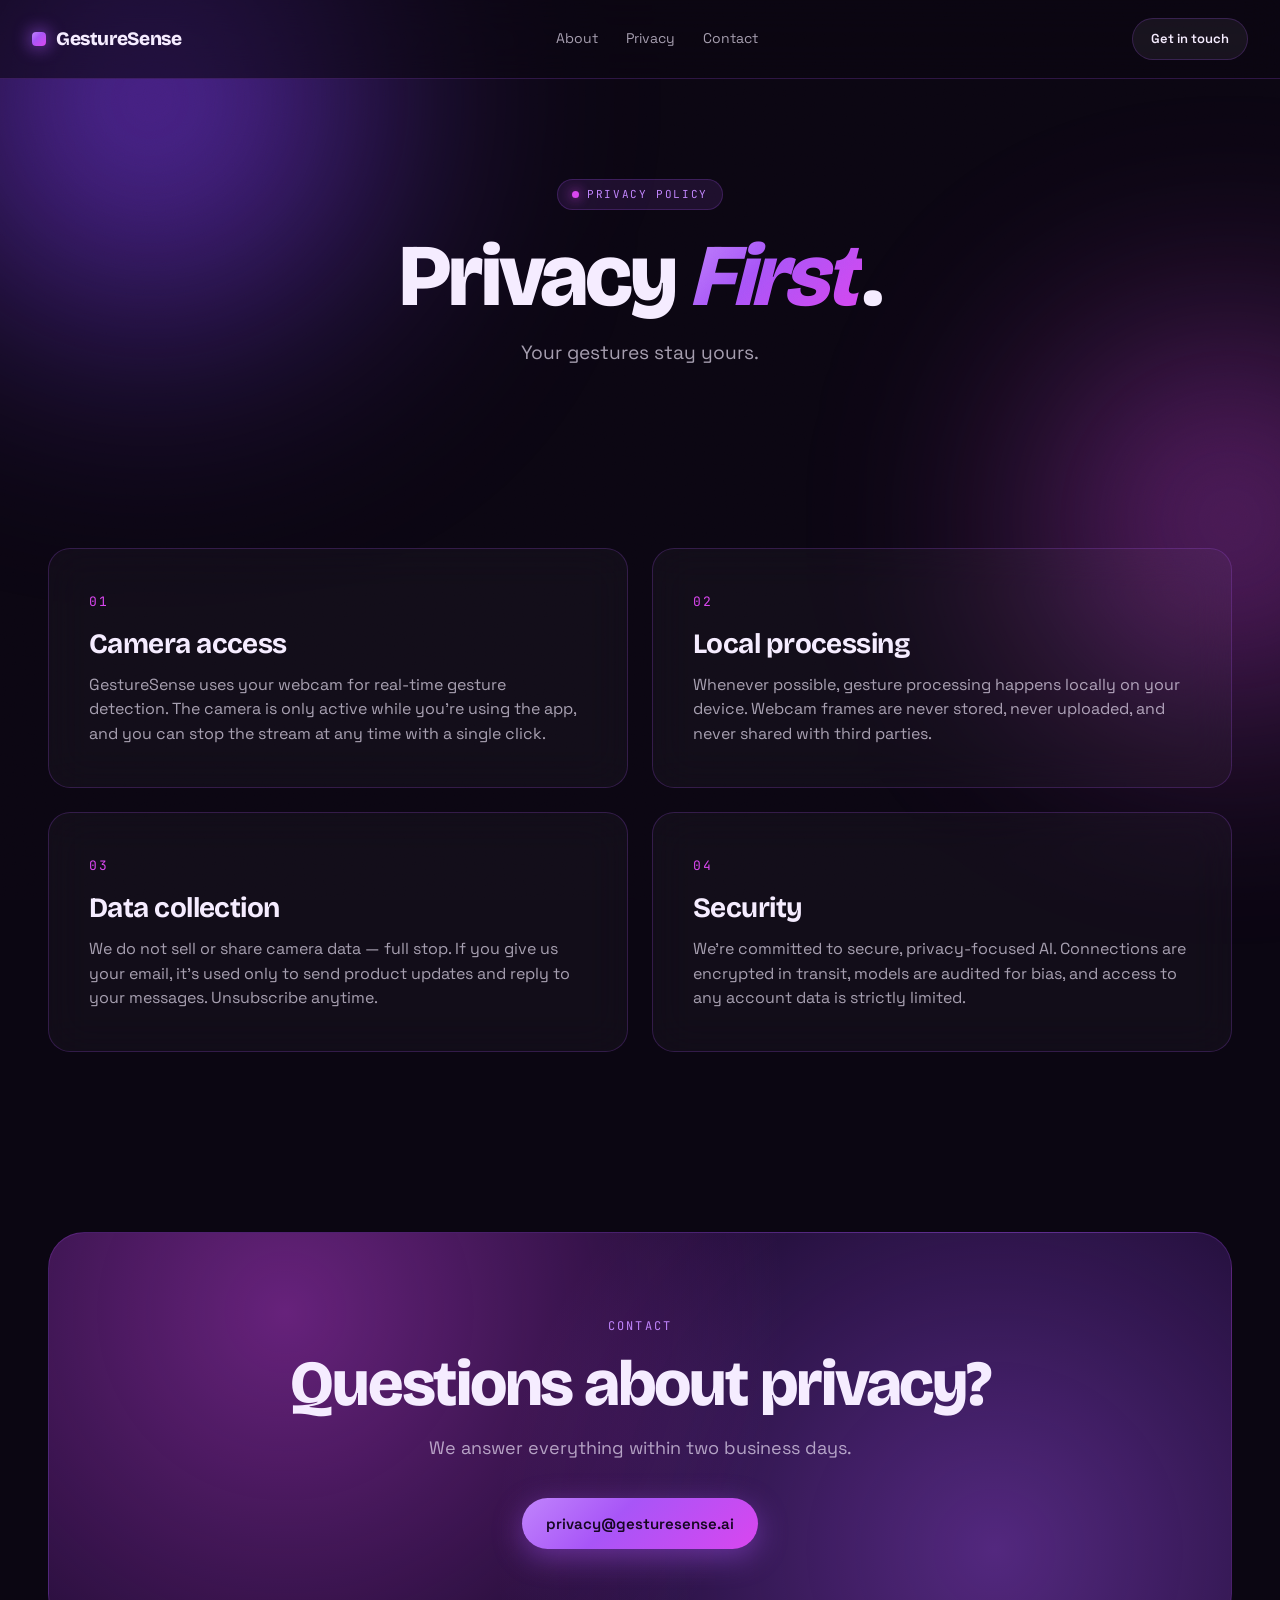
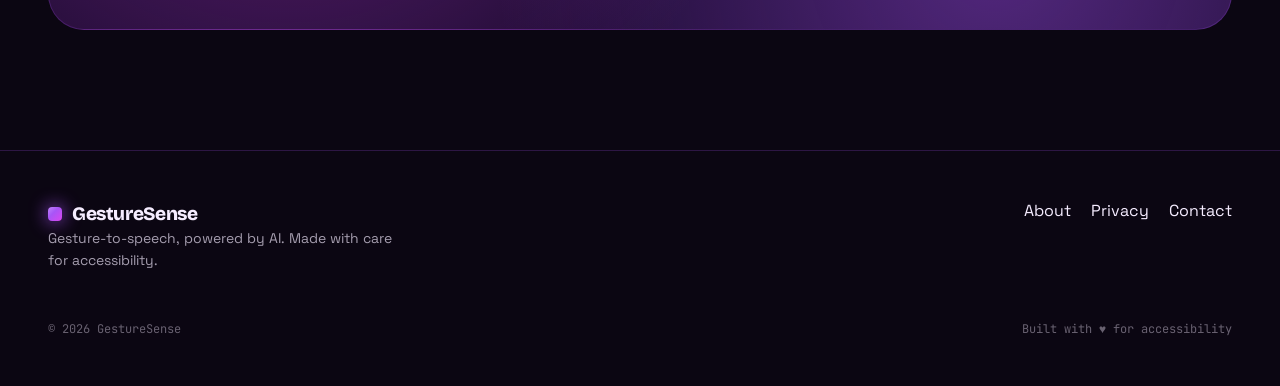
<file: frontend/privacy.html>
<!DOCTYPE html>
<html lang="en">
<head>
  <meta charset="UTF-8" />
  <meta name="viewport" content="width=device-width, initial-scale=1.0" />
  <title>Privacy — GestureSense</title>
  <meta name="description" content="Privacy First. Your gestures stay yours. Learn how GestureSense handles camera data, local processing, and security." />
  <link rel="preconnect" href="https://fonts.googleapis.com" />
  <link rel="preconnect" href="https://fonts.gstatic.com" crossorigin />
  <link href="https://fonts.googleapis.com/css2?family=Bricolage+Grotesque:wght@400;700;800&family=Space+Grotesk:wght@400;500;600;700&family=JetBrains+Mono:wght@400;500&display=swap" rel="stylesheet" />
  <link rel="stylesheet" href="styles.css" />
  <link rel="stylesheet" href="pages.css" />
</head>
<body>
  <div class="grain"></div>
  <div class="orb orb--1"></div>
  <div class="orb orb--2"></div>
  <div class="particles" id="particles"></div>
  <nav class="nav">
    <a href="index.html" class="logo"><span class="logo__dot"></span> GestureSense</a>
    <div class="nav__links">
      <a href="about.html">About</a>
      <a href="privacy.html">Privacy</a>
      <a href="contact.html">Contact</a>
    </div>
    <a href="contact.html" class="btn btn--pill">Get in touch</a>
    <button class="nav__burger" aria-label="Menu">☰</button>
  </nav>
  <header class="page-hero reveal">
    <span class="chip"><span class="chip__pulse"></span> Privacy policy</span>
    <h1 class="page-hero__title">Privacy <span class="grad">First</span>.</h1>
    <p class="page-hero__sub">Your gestures stay yours.</p>
  </header>
  <section class="section privacy-grid">
    <article class="privacy-card reveal">
      <span class="privacy-card__num">01</span>
      <h2>Camera access</h2>
      <p>GestureSense uses your webcam for real-time gesture detection. The camera is only active while you're using the app, and you can stop the stream at any time with a single click.</p>
    </article>
    <article class="privacy-card reveal">
      <span class="privacy-card__num">02</span>
      <h2>Local processing</h2>
      <p>Whenever possible, gesture processing happens locally on your device. Webcam frames are never stored, never uploaded, and never shared with third parties.</p>
    </article>
    <article class="privacy-card reveal">
      <span class="privacy-card__num">03</span>
      <h2>Data collection</h2>
      <p>We do not sell or share camera data — full stop. If you give us your email, it's used only to send product updates and reply to your messages. Unsubscribe anytime.</p>
    </article>
    <article class="privacy-card reveal">
      <span class="privacy-card__num">04</span>
      <h2>Security</h2>
      <p>We're committed to secure, privacy-focused AI. Connections are encrypted in transit, models are audited for bias, and access to any account data is strictly limited.</p>
    </article>
  </section>
  <section class="cta">
    <div class="cta__inner reveal">
      <span class="eyebrow">Contact</span>
      <h2>Questions about privacy?</h2>
      <p>We answer everything within two business days.</p>
      <a href="mailto:privacy@gesturesense.ai" class="btn btn--primary">privacy@gesturesense.ai</a>
    </div>
  </section>
  <footer class="footer">
    <div class="footer__top">
      <div>
        <a href="index.html" class="logo"><span class="logo__dot"></span> GestureSense</a>
        <p>Gesture-to-speech, powered by AI. Made with care for accessibility.</p>
      </div>
      <div class="footer__links">
        <a href="about.html">About</a><a href="privacy.html">Privacy</a><a href="contact.html">Contact</a>
      </div>
    </div>
    <div class="footer__bottom"><span>© 2026 GestureSense</span><span>Built with ♥ for accessibility</span></div>
  </footer>
  <script src="script1.js"></script>
  <script src="pages.js"></script>
</body>
</html>
</file>
<file: frontend/styles.css>
:root {
  --bg: #0b0612;
  --bg-2: #140822;
  --ink: #f5ecff;
  --ink-dim: rgba(245, 236, 255, 0.66);
  --ink-faint: rgba(245, 236, 255, 0.4);
  --purple: #a855f7;
  --purple-2: #c084fc;
  --purple-deep: #6d28d9;
  --neon: #d946ef;
  --lime: #d8ff3a;
  --line: rgba(168, 85, 247, 0.22);
  --radius: 22px;
  --grad: linear-gradient(135deg, #c084fc 0%, #a855f7 40%, #d946ef 100%);
}

* { box-sizing: border-box; margin: 0; padding: 0; }
html { scroll-behavior: smooth; }
body {
  font-family: 'Space Grotesk', system-ui, sans-serif;
  background: var(--bg);
  color: var(--ink);
  overflow-x: hidden;
  position: relative;
  line-height: 1.55;
  -webkit-font-smoothing: antialiased;
}

a { color: inherit; text-decoration: none; }
img { display: block; max-width: 100%; }

/* AMBIENT */
.grain {
  position: fixed; inset: 0; pointer-events: none; z-index: 100;
  opacity: 0.06; mix-blend-mode: overlay;
  background-image: url("data:image/svg+xml;utf8,<svg xmlns='http://www.w3.org/2000/svg' width='200' height='200'><filter id='n'><feTurbulence type='fractalNoise' baseFrequency='0.9'/></filter><rect width='100%' height='100%' filter='url(%23n)'/></svg>");
}
.orb {
  position: fixed; border-radius: 50%; filter: blur(120px);
  pointer-events: none; z-index: 0;
}
.orb--1 { top: -200px; left: -150px; width: 600px; height: 600px;
  background: radial-gradient(circle, #7c3aed 0%, transparent 70%); }
.orb--2 { top: 30%; right: -200px; width: 500px; height: 500px;
  background: radial-gradient(circle, #d946ef 0%, transparent 70%); opacity: 0.7; }

/* NAV */
.nav {
  position: sticky; top: 0; z-index: 50;
  display: flex; align-items: center; justify-content: space-between;
  padding: 18px 32px;
  backdrop-filter: blur(20px);
  background: rgba(11, 6, 18, 0.6);
  border-bottom: 1px solid var(--line);
}
.logo {
  display: inline-flex; align-items: center; gap: 10px;
  font-family: 'Bricolage Grotesque', sans-serif;
  font-weight: 800; font-size: 19px; letter-spacing: -0.02em;
}
.logo__dot {
  width: 14px; height: 14px; border-radius: 4px;
  background: var(--grad);
  box-shadow: 0 0 18px var(--purple);
}
.nav__links { display: flex; gap: 28px; font-size: 14px; color: var(--ink-dim); }
.nav__links a:hover { color: var(--purple-2); }
.nav__burger {
  display: none; background: none; border: none; color: var(--ink);
  font-size: 22px; cursor: pointer;
}

/* BUTTONS */
.btn {
  display: inline-flex; align-items: center; justify-content: center; gap: 8px;
  padding: 14px 24px; border-radius: 999px; font-weight: 600; font-size: 15px;
  font-family: inherit; cursor: pointer; border: none;
  transition: transform 0.2s ease, box-shadow 0.2s ease, background 0.2s ease;
  white-space: nowrap;
}
.btn--primary {
  background: var(--grad); color: #150621;
  box-shadow: 0 8px 30px rgba(168, 85, 247, 0.45);
}
.btn--primary:hover { transform: translateY(-2px); box-shadow: 0 14px 40px rgba(217, 70, 239, 0.55); }
.btn--ghost {
  background: rgba(255,255,255,0.04); color: var(--ink);
  border: 1px solid var(--line);
}
.btn--ghost:hover { background: rgba(168,85,247,0.12); }
.btn--pill { padding: 10px 18px; font-size: 13px;
  background: rgba(255,255,255,0.06); border: 1px solid var(--line); }
.btn--pill:hover { background: var(--purple); color: #150621; }

/* HERO */
.hero {
  position: relative; z-index: 2;
  display: grid; grid-template-columns: 1.05fr 0.95fr;
  gap: 60px; align-items: center;
  padding: 80px 48px 60px;
  max-width: 1400px; margin: 0 auto;
}
.chip {
  display: inline-flex; align-items: center; gap: 8px;
  padding: 6px 14px; border-radius: 999px;
  background: rgba(168,85,247,0.12); border: 1px solid var(--line);
  font-family: 'JetBrains Mono', monospace;
  font-size: 11px; text-transform: uppercase; letter-spacing: 0.15em;
  color: var(--purple-2);
}
.chip__pulse {
  width: 7px; height: 7px; border-radius: 50%; background: var(--neon);
  box-shadow: 0 0 12px var(--neon); animation: pulse 1.6s infinite;
}
@keyframes pulse { 50% { opacity: 0.3; transform: scale(0.7); } }

.hero__title {
  font-family: 'Bricolage Grotesque', sans-serif;
  font-weight: 800; font-size: clamp(48px, 7vw, 92px);
  line-height: 0.95; letter-spacing: -0.035em;
  margin: 24px 0 24px;
}
.grad {
  background: var(--grad); -webkit-background-clip: text;
  background-clip: text; -webkit-text-fill-color: transparent;
  font-style: italic;
}
.hero__sub {
  font-size: clamp(16px, 1.3vw, 19px); color: var(--ink-dim);
  max-width: 520px; margin-bottom: 36px;
}
.hero__cta { display: flex; gap: 14px; flex-wrap: wrap; margin-bottom: 48px; }
.hero__meta { display: flex; gap: 40px; flex-wrap: wrap; }
.hero__meta div { display: flex; flex-direction: column; }
.hero__meta strong {
  font-family: 'Bricolage Grotesque', sans-serif;
  font-size: 28px; font-weight: 700; color: var(--purple-2);
}
.hero__meta span {
  font-family: 'JetBrains Mono', monospace;
  font-size: 11px; text-transform: uppercase; letter-spacing: 0.12em;
  color: var(--ink-faint);
}

.hero__visual { position: relative; }
.hero__frame {
  position: relative; border-radius: var(--radius); overflow: hidden;
  border: 1px solid var(--line);
  box-shadow: 0 30px 80px -20px rgba(168,85,247,0.5),
              0 0 0 1px rgba(255,255,255,0.04) inset;
  transform: rotate(-2deg);
  transition: transform 0.5s ease;
}
.hero__frame:hover { transform: rotate(0deg) scale(1.02); }
.hero__frame img { width: 100%; height: 100%; aspect-ratio: 1/1; object-fit: cover; }
.hero__caption {
  position: absolute; left: 16px; right: 16px; bottom: 16px;
  background: rgba(11,6,18,0.78); backdrop-filter: blur(14px);
  border: 1px solid var(--line);
  border-radius: 14px; padding: 14px 18px;
  display: flex; flex-direction: column; gap: 4px;
}
.hero__caption-label {
  font-family: 'JetBrains Mono', monospace; font-size: 10px;
  text-transform: uppercase; letter-spacing: 0.15em; color: var(--purple-2);
}
.hero__caption-text {
  font-family: 'Bricolage Grotesque', sans-serif;
  font-size: 20px; font-style: italic; color: var(--ink);
}
.badge {
  position: absolute; padding: 6px 12px; border-radius: 999px;
  font-family: 'JetBrains Mono', monospace; font-size: 11px;
  background: rgba(11,6,18,0.85); border: 1px solid var(--line);
  backdrop-filter: blur(10px);
}
.badge--tl { top: 16px; left: 16px; color: var(--neon); }
.badge--br { top: 16px; right: 16px; color: var(--purple-2); }

/* MARQUEE */
.marquee {
  position: relative; z-index: 2;
  overflow: hidden; padding: 28px 0;
  border-top: 1px solid var(--line); border-bottom: 1px solid var(--line);
  background: linear-gradient(90deg, transparent, rgba(168,85,247,0.06), transparent);
}
.marquee__track {
  display: flex; gap: 48px; white-space: nowrap;
  animation: scroll 35s linear infinite;
  font-family: 'Bricolage Grotesque', sans-serif;
  font-size: 28px; font-weight: 700; font-style: italic;
  color: var(--purple-2);
}
.marquee__track span:nth-child(even) { color: var(--ink); }
@keyframes scroll { to { transform: translateX(-50%); } }

/* SECTIONS */
.section {
  position: relative; z-index: 2;
  max-width: 1400px; margin: 0 auto;
  padding: 120px 48px;
}
.section__head { margin-bottom: 64px; max-width: 720px; }
.eyebrow {
  display: inline-block; font-family: 'JetBrains Mono', monospace;
  font-size: 12px; text-transform: uppercase; letter-spacing: 0.18em;
  color: var(--purple-2); margin-bottom: 16px;
}
.section h2 {
  font-family: 'Bricolage Grotesque', sans-serif;
  font-weight: 700; font-size: clamp(36px, 5vw, 60px);
  line-height: 1.02; letter-spacing: -0.03em;
}

/* STEPS */
.steps { display: grid; grid-template-columns: repeat(3, 1fr); gap: 20px; }
.step {
  padding: 32px; border-radius: var(--radius);
  background: linear-gradient(180deg, rgba(168,85,247,0.08), rgba(168,85,247,0.02));
  border: 1px solid var(--line);
  transition: transform 0.3s ease, border-color 0.3s ease;
}
.step:hover { transform: translateY(-6px); border-color: var(--purple); }
.step__num {
  display: block; font-family: 'JetBrains Mono', monospace;
  font-size: 13px; color: var(--neon); margin-bottom: 28px;
}
.step h3 {
  font-family: 'Bricolage Grotesque', sans-serif;
  font-size: 24px; font-weight: 700; margin-bottom: 12px;
  letter-spacing: -0.02em;
}
.step p { color: var(--ink-dim); font-size: 15px; }

/* FEATURES */
.features {
  display: grid; grid-template-columns: repeat(2, 1fr);
  grid-auto-rows: minmax(220px, auto); gap: 20px;
}
.feature {
  padding: 32px; border-radius: var(--radius);
  background: rgba(255,255,255,0.025); border: 1px solid var(--line);
  display: flex; flex-direction: column; gap: 14px;
  transition: transform 0.3s ease, background 0.3s ease;
}
.feature:hover { transform: translateY(-4px); background: rgba(168,85,247,0.08); }
.feature--lg { grid-column: span 2;
  background: linear-gradient(135deg, rgba(217,70,239,0.18), rgba(168,85,247,0.08));
  border-color: rgba(217,70,239,0.35);
}
.feature__icon {
  font-size: 28px; width: 52px; height: 52px;
  border-radius: 14px; display: grid; place-items: center;
  background: rgba(11,6,18,0.6); border: 1px solid var(--line);
}
.feature h3 {
  font-family: 'Bricolage Grotesque', sans-serif;
  font-size: 22px; font-weight: 700; letter-spacing: -0.02em;
}
.feature--lg h3 { font-size: 32px; }
.feature p { color: var(--ink-dim); font-size: 15px; }

/* VIBE */
.vibe__grid {
  display: grid; grid-template-columns: repeat(4, 1fr); gap: 16px;
}
.card {
  aspect-ratio: 7/5; padding: 24px; border-radius: var(--radius);
  display: flex; flex-direction: column; justify-content:space-around ;
  border: 1px solid var(--line); position: relative; overflow: hidden;
  transition: transform 0.3s ease;
}
.card:hover { transform: rotate(-1deg) scale(1.02); }
.card--a { background: linear-gradient(160deg, #7437d5, #580d6c); }
.card--b { background: linear-gradient(160deg, #d946ef, #7e22ce); transform: rotate(2deg); }
.card--c { background: linear-gradient(160deg, #c084fc, #6d28d9); }
.card--d { background: linear-gradient(160deg, #4c1d95, #d946ef); transform: rotate(-2deg); }
.card__tag {
  font-family: 'JetBrains Mono', monospace; font-size: 11px;
  text-transform: uppercase; letter-spacing: 0.15em;
  padding: 6px 10px; border-radius: 999px;
  background: rgba(11,6,18,0.4); align-self: flex-start;
}
.card p {
  font-family: 'Bricolage Grotesque', sans-serif;
  font-size: 22px; font-weight: 700; letter-spacing: -0.02em;
  line-height: 1.15;
}

/* CTA */
.cta {
  position: relative; z-index: 2;
  padding: 60px 48px 120px; max-width: 1400px; margin: 0 auto;
}
.cta__inner {
  padding: 80px 48px; border-radius: 36px; text-align: center;
  background:
    radial-gradient(circle at 20% 20%, rgba(217,70,239,0.4), transparent 50%),
    radial-gradient(circle at 80% 80%, rgba(168,85,247,0.4), transparent 50%),
    #1a0a2e;
  border: 1px solid var(--line);
  position: relative; overflow: hidden;
}
.cta h2 {
  font-family: 'Bricolage Grotesque', sans-serif;
  font-size: clamp(36px, 5vw, 64px); font-weight: 800;
  letter-spacing: -0.035em; line-height: 1; margin-bottom: 18px;
}
.cta p { color: var(--ink-dim); font-size: 18px; margin-bottom: 36px; }
.cta__form {
  display: flex; gap: 10px; max-width: 480px; margin: 0 auto;
  flex-wrap: wrap; justify-content: center;
}
.cta__form input {
  flex: 1; min-width: 220px; padding: 14px 20px;
  border-radius: 999px; border: 1px solid var(--line);
  background: rgba(11,6,18,0.6); color: var(--ink);
  font-family: inherit; font-size: 15px;
}
.cta__form input:focus { outline: 2px solid var(--purple); }
.cta__small {
  display: block; margin-top: 18px;
  font-family: 'JetBrains Mono', monospace; font-size: 12px;
  color: var(--ink-faint);
}

/* FOOTER */
.footer {
  position: relative; z-index: 2;
  padding: 48px; max-width: 1400px; margin: 0 auto;
  border-top: 1px solid var(--line);
}
.footer__top {
  display: flex; justify-content: space-between; align-items: flex-start;
  gap: 40px; flex-wrap: wrap; margin-bottom: 48px;
}
.footer__top p { color: var(--ink-dim); max-width: 360px; font-size: 14px; }
.footer__bottom {
  display: flex; justify-content: space-between; align-items: center;
  font-family: 'JetBrains Mono', monospace; font-size: 12px;
  color: var(--ink-faint); flex-wrap: wrap; gap: 16px;
}
.footer__links { display: flex; gap: 20px; }
.footer__links a:hover { color: var(--purple-2); }

/* REVEAL */
.reveal { opacity: 0; transform: translateY(30px); transition: opacity 0.7s ease, transform 0.7s ease; }
.reveal.in { opacity: 1; transform: translateY(0); }

/* RESPONSIVE */
@media (max-width: 960px) {
  .nav { padding: 16px 20px; }
  .nav__links { display: none; }
  .nav__burger { display: block; }
  .nav .btn--pill { display: none; }
  .hero { grid-template-columns: 1fr; gap: 40px; padding: 48px 20px; }
  .hero__meta { gap: 24px; }
  .section { padding: 80px 20px; }
  .steps, .features { grid-template-columns: 1fr; }
  .feature--lg { grid-column: span 1; }
  .vibe__grid { grid-template-columns: repeat(2, 1fr); }
  .cta { padding: 40px 20px 80px; }
  .cta__inner { padding: 48px 24px; }
  .footer { padding: 32px 20px; }
  .marquee__track { font-size: 20px; gap: 32px; }
}
</file>
<file: frontend/pages.css>
/* Shared styling for About / Privacy / Contact pages */
/* Floating particles */
.particles {
  position: fixed; inset: 0; pointer-events: none; z-index: 1; overflow: hidden;
}
.particle {
  position: absolute; width: 4px; height: 4px; border-radius: 50%;
  background: var(--purple-2);
  box-shadow: 0 0 12px var(--neon);
  opacity: 0.5;
  animation: drift linear infinite;
}
@keyframes drift {
  0% { transform: translateY(0) translateX(0); opacity: 0; }
  10% { opacity: 0.6; }
  90% { opacity: 0.6; }
  100% { transform: translateY(-110vh) translateX(40px); opacity: 0; }
}
/* Page hero */
.page-hero {
  position: relative;
  z-index: 2;
  max-width: 980px;
  margin: 0 auto;
  padding: 100px 32px 60px;
  text-align: center;
  overflow: visible;
}
.grad {
  display: inline-block;
  padding-right: 0.08em;
}
.page-hero .chip { margin: 0 auto; }
.page-hero__title {
  font-family: 'Bricolage Grotesque', sans-serif;
  font-weight: 800; font-size: clamp(44px, 8vw, 88px);
  line-height: 1; letter-spacing: -0.035em;
  margin: 22px 0 18px;
}
.page-hero__sub {
  color: var(--ink-dim); font-size: clamp(16px, 1.5vw, 20px);
  max-width: 640px; margin: 0 auto;
}
/* Glass card */
.glass {
  padding: 48px;
  border-radius: var(--radius);
  background: linear-gradient(160deg, rgba(168,85,247,0.10), rgba(217,70,239,0.04));
  border: 1px solid var(--line);
  backdrop-filter: blur(20px);
  box-shadow: 0 20px 60px -30px rgba(168,85,247,0.6);
}
.glass h2 {
  font-family: 'Bricolage Grotesque', sans-serif;
  font-size: clamp(28px, 4vw, 44px);
  font-weight: 700; letter-spacing: -0.03em;
  margin: 14px 0 18px;
}
.lead { color: var(--ink-dim); font-size: 18px; max-width: 720px; }
/* Tech chips row */
.tech-row {
  display: flex; flex-wrap: wrap; gap: 12px;
  margin-top: 40px; justify-content: center;
}
.tech-chip {
  font-family: 'JetBrains Mono', monospace;
  font-size: 12px; letter-spacing: 0.12em; text-transform: uppercase;
  padding: 10px 18px; border-radius: 999px;
  background: rgba(11,6,18,0.6);
  border: 1px solid var(--line);
  color: var(--purple-2);
  transition: all 0.3s ease;
}
.tech-chip:hover {
  border-color: var(--neon); color: var(--neon);
  box-shadow: 0 0 24px rgba(217,70,239,0.5);
}
/* Glow feature grid */
.glow-grid {
  display: grid; grid-template-columns: repeat(3, 1fr); gap: 20px;
}
.glow-card {
  position: relative; padding: 32px;
  border-radius: var(--radius);
  background: rgba(255,255,255,0.025);
  border: 1px solid var(--line);
  backdrop-filter: blur(14px);
  transition: transform 0.3s ease, border-color 0.3s ease, box-shadow 0.3s ease;
  overflow: hidden;
}
.glow-card::before {
  content: ''; position: absolute; inset: -1px;
  background: var(--grad); opacity: 0;
  z-index: -1; border-radius: var(--radius);
  transition: opacity 0.3s ease;
}
.glow-card:hover {
  transform: translateY(-6px);
  border-color: transparent;
  box-shadow: 0 20px 60px -20px rgba(217,70,239,0.6);
}
.glow-card:hover::before { opacity: 0.6; }
.glow-card__icon {
  font-size: 28px; width: 56px; height: 56px;
  border-radius: 16px; display: grid; place-items: center;
  background: rgba(11,6,18,0.7);
  border: 1px solid var(--line);
  margin-bottom: 18px;
}
.glow-card h3 {
  font-family: 'Bricolage Grotesque', sans-serif;
  font-size: 22px; font-weight: 700; letter-spacing: -0.02em;
  margin-bottom: 10px;
}
.glow-card p { color: var(--ink-dim); font-size: 15px; }
/* Why grid */
.why-grid {
  display: grid; grid-template-columns: repeat(4, 1fr); gap: 18px;
}
.why-card {
  padding: 28px; border-radius: var(--radius);
  background: linear-gradient(180deg, rgba(168,85,247,0.08), rgba(168,85,247,0.02));
  border: 1px solid var(--line);
  transition: all 0.3s ease;
}
.why-card:hover {
  transform: translateY(-4px);
  border-color: var(--purple);
  background: linear-gradient(180deg, rgba(217,70,239,0.15), rgba(168,85,247,0.05));
}
.why-card h3 {
  font-family: 'Bricolage Grotesque', sans-serif;
  font-size: 20px; font-weight: 700; margin-bottom: 8px;
  color: var(--purple-2);
}
.why-card p { color: var(--ink-dim); font-size: 14px; }
/* Privacy cards */
.privacy-grid {
  display: grid; grid-template-columns: repeat(2, 1fr); gap: 24px;
}
.privacy-card {
  position: relative; padding: 40px;
  border-radius: var(--radius);
  background: rgba(255,255,255,0.03);
  backdrop-filter: blur(20px);
  border: 1px solid var(--line);
  transition: all 0.4s ease;
  overflow: hidden;
}
.privacy-card::after {
  content: ''; position: absolute; inset: 0;
  border-radius: var(--radius); pointer-events: none;
  box-shadow: 0 0 0 0 rgba(217,70,239,0); transition: box-shadow 0.4s ease;
}
.privacy-card:hover {
  border-color: var(--purple);
  transform: translateY(-4px);
}
.privacy-card:hover::after {
  box-shadow: 0 0 60px -10px rgba(217,70,239,0.5) inset;
}
.privacy-card__num {
  display: inline-block;
  font-family: 'JetBrains Mono', monospace;
  font-size: 13px; color: var(--neon); margin-bottom: 18px;
  letter-spacing: 0.12em;
}
.privacy-card h2 {
  font-family: 'Bricolage Grotesque', sans-serif;
  font-size: 28px; font-weight: 700; letter-spacing: -0.02em;
  margin-bottom: 14px;
}
.privacy-card p { color: var(--ink-dim); font-size: 16px; }
/* Contact */
.contact-layout {
  display: grid; grid-template-columns: 1.1fr 0.9fr; gap: 40px;
}
.contact-form {
  display: flex; flex-direction: column; gap: 18px;
}
.contact-form label {
  display: flex; flex-direction: column; gap: 8px;
}
.contact-form label span {
  font-family: 'JetBrains Mono', monospace;
  font-size: 11px; text-transform: uppercase; letter-spacing: 0.15em;
  color: var(--purple-2);
}
.contact-form input,
.contact-form textarea {
  background: rgba(11,6,18,0.6);
  border: 1px solid var(--line);
  border-radius: 14px;
  padding: 14px 18px;
  color: var(--ink);
  font-family: inherit; font-size: 15px;
  transition: all 0.3s ease;
  resize: vertical;
}
.contact-form input:focus,
.contact-form textarea:focus {
  outline: none; border-color: var(--purple);
  box-shadow: 0 0 0 4px rgba(168,85,247,0.18);
}
.contact-form .btn { align-self: flex-start; margin-top: 6px; }
.form-status {
  font-family: 'JetBrains Mono', monospace; font-size: 12px;
  color: var(--lime); min-height: 16px;
}
.contact-side h2 {
  font-family: 'Bricolage Grotesque', sans-serif;
  font-size: clamp(28px, 3.5vw, 40px);
  font-weight: 700; letter-spacing: -0.03em; margin-bottom: 16px;
}
.contact-side > p { color: var(--ink-dim); margin-bottom: 28px; font-size: 16px; }
.contact-cards { display: flex; flex-direction: column; gap: 12px; margin-bottom: 28px; }
.contact-card {
  display: flex; flex-direction: column; gap: 4px;
  padding: 18px 22px; border-radius: 16px;
  background: rgba(255,255,255,0.03);
  border: 1px solid var(--line);
  transition: all 0.3s ease;
}
.contact-card:hover {
  border-color: var(--neon);
  background: rgba(217,70,239,0.08);
  box-shadow: 0 10px 40px -10px rgba(217,70,239,0.5);
  transform: translateX(4px);
}
.contact-card__label {
  font-family: 'JetBrains Mono', monospace;
  font-size: 11px; text-transform: uppercase; letter-spacing: 0.15em;
  color: var(--purple-2);
}
.contact-card strong {
  font-family: 'Bricolage Grotesque', sans-serif;
  font-size: 18px; color: var(--ink); font-weight: 700;
}
.socials { display: flex; gap: 12px; }
.social {
  width: 46px; height: 46px; border-radius: 14px;
  display: grid; place-items: center;
  background: rgba(255,255,255,0.04);
  border: 1px solid var(--line);
  color: var(--ink-dim);
  transition: all 0.3s ease;
}
.social:hover {
  color: #150621;
  background: var(--grad);
  border-color: transparent;
  transform: translateY(-3px);
  box-shadow: 0 10px 30px rgba(217,70,239,0.5);
}
/* Responsive */
@media (max-width: 960px) {
  .page-hero { padding: 60px 20px 40px; }
  .glass { padding: 28px; }
  .glow-grid { grid-template-columns: 1fr; }
  .why-grid { grid-template-columns: repeat(2, 1fr); }
  .privacy-grid { grid-template-columns: 1fr; }
  .privacy-card { padding: 28px; }
  .contact-layout { grid-template-columns: 1fr; gap: 28px; }
}
@media (max-width: 520px) {
  .why-grid { grid-template-columns: 1fr; }
}
</file>
<file: frontend/style.css>
:root {
  --bg: #f6f1ff;
  --bg-2: #ffffff;
  --surface: rgba(255, 255, 255, 0.75);
  --surface-strong: rgba(255, 255, 255, 0.92);
  --ink: #1a0b2e;
  --ink-dim: rgba(26, 11, 46, 0.66);
  --ink-faint: rgba(26, 11, 46, 0.42);
  --purple: #a855f7;
  --purple-2: #c084fc;
  --purple-deep: #6d28d9;
  --neon: #d946ef;
  --line: rgba(168, 85, 247, 0.22);
  --line-strong: rgba(168, 85, 247, 0.35);
  --radius: 22px;
  --grad: linear-gradient(135deg, #c084fc 0%, #a855f7 40%, #d946ef 100%);
  --grad-soft: linear-gradient(135deg, rgba(192,132,252,0.18), rgba(217,70,239,0.14));
  --shadow-soft: 0 12px 40px -12px rgba(109, 40, 217, 0.25);
  --shadow-glow: 0 18px 60px -18px rgba(168, 85, 247, 0.55);
  --font-main: 'Inter', sans-serif;
  --font-display: 'Bricolage Grotesque', sans-serif;
}

* { box-sizing: border-box; }
html { scroll-behavior: smooth; }
body {
  margin: 0;
  font-family: var(--font-main);
  background: var(--bg);
  color: var(--ink);
  overflow-x: hidden;
  position: relative;
  line-height: 1.55;
  -webkit-font-smoothing: antialiased;
  min-height: 100vh;
}

/* ============================================
   AMBIENT BACKGROUND — light, airy, purple haze
   ============================================ */
.bg-orbs {
  position: fixed; inset: 0;
  pointer-events: none; z-index: 0;
  overflow: hidden;
}
.orb {
  position: absolute; border-radius: 50%;
  filter: blur(110px); opacity: 0.55;
}
.orb-1 {
  top: -180px; left: -120px;
  width: 520px; height: 520px;
  background: radial-gradient(circle, #c084fc 0%, transparent 70%);
}
.orb-2 {
  top: 30%; right: -180px;
  width: 480px; height: 480px;
  background: radial-gradient(circle, #f0abfc 0%, transparent 70%);
  opacity: 0.5;
}
.orb-3 {
  bottom: -200px; left: 30%;
  width: 540px; height: 540px;
  background: radial-gradient(circle, #ddd6fe 0%, transparent 70%);
  opacity: 0.7;
}

.bg-grid {
  position: fixed; inset: 0; z-index: 0; pointer-events: none;
  background-image:
    linear-gradient(rgba(168,85,247,0.06) 1px, transparent 1px),
    linear-gradient(90deg, rgba(168,85,247,0.06) 1px, transparent 1px);
  background-size: 56px 56px;
  mask-image: radial-gradient(ellipse at center, black 30%, transparent 80%);
  -webkit-mask-image: radial-gradient(ellipse at center, black 30%, transparent 80%);
}

.particles {
  position: fixed; inset: 0; pointer-events: none; z-index: 0;
}
.particles span {
  position: absolute;
  width: 6px; height: 6px;
  border-radius: 50%;
  background: var(--purple);
  opacity: 0.35;
  box-shadow: 0 0 10px rgba(168,85,247,0.55);
  animation: float 14s linear infinite;
}
.particles span:nth-child(1)  { left: 8%;  top: 90%; animation-delay: 0s; }
.particles span:nth-child(2)  { left: 18%; top: 95%; animation-delay: 1s;  background: var(--neon); }
.particles span:nth-child(3)  { left: 28%; top: 85%; animation-delay: 2s; }
.particles span:nth-child(4)  { left: 38%; top: 100%; animation-delay: 3s; background: var(--neon); }
.particles span:nth-child(5)  { left: 48%; top: 88%; animation-delay: 4s; }
.particles span:nth-child(6)  { left: 58%; top: 96%; animation-delay: 5s; }
.particles span:nth-child(7)  { left: 68%; top: 92%; animation-delay: 6s; background: var(--neon); }
.particles span:nth-child(8)  { left: 78%; top: 98%; animation-delay: 7s; }
.particles span:nth-child(9)  { left: 88%; top: 90%; animation-delay: 8s; }
.particles span:nth-child(10) { left: 95%; top: 94%; animation-delay: 9s; background: var(--neon); }
.particles span:nth-child(11) { left: 12%; top: 100%; animation-delay: 10s; }
.particles span:nth-child(12) { left: 32%; top: 100%; animation-delay: 11s; }
.particles span:nth-child(13) { left: 52%; top: 100%; animation-delay: 12s; }
.particles span:nth-child(14) { left: 72%; top: 100%; animation-delay: 13s; }
.particles span:nth-child(15) { left: 90%; top: 100%; animation-delay: 7.5s; }
@keyframes float {
  0%   { transform: translateY(0) scale(1);   opacity: 0; }
  10%  { opacity: 0.4; }
  100% { transform: translateY(-110vh) scale(0.5); opacity: 0; }
}

/* ============================================
   NAVBAR
   ============================================ */


.custom-navbar {
  position: sticky;
  top: 0;
  z-index: 50;
  padding: 18px 32px;
  display: flex;
  align-items: center;
  justify-content: space-between;
  backdrop-filter: blur(20px);
  -webkit-backdrop-filter: blur(20px);
  background: rgba(255, 255, 255, 0.55);
  border-bottom: 1px solid var(--line);
}

.custom-navbar .container {
  display: flex;
  align-items: center;
  justify-content: space-between;
  width: 100%;
}

/* LOGO */

.navbar-brand {
  display: inline-flex;
  align-items: center;
  gap: 10px;

  font-family: 'Bricolage Grotesque', sans-serif;
  font-weight: 800;
  font-size: 19px;

  letter-spacing: -0.02em;

  color: var(--ink) !important;
  text-decoration: none;
}

.brand-mark {
  width: 14px;
  height: 14px;
  border-radius: 4px;
  background: var(--grad);
  box-shadow: 0 0 18px var(--purple);
}

/* NAV LINKS */

.nav-links {
  display: flex;
  align-items: center;
  gap: 28px;
}

.nav-link {
  position: relative;
  font-size: 14px;
  font-weight: 500;
  color: var(--ink-dim) !important;
  text-decoration: none;
  transition: all 0.25s ease;
}

.nav-link:hover {
  color: #540297 !important;
}

/* BUTTON */

.nav-btn {
    display: inline-flex;
    align-items: center;
    justify-content: center;
    padding: 10px 18px;
    border-radius: 999px;
    font-size: 13px;
    font-weight: 600;
    text-decoration: none;
    color: var(--ink);
    background: rgba(168, 85, 247, 0.08);
    border: 1px solid var(--line);
    transition: all 0.25s ease;
}

.nav-btn:hover {
  background: var(--purple);
  color: #fff;
  transform: translateY(-2px);
  box-shadow: 0 10px 24px rgba(168, 85, 247, 0.35);
}

/* BURGER */

.nav-burger {
  display: none;
  background: none;
  border: none;
  color: var(--ink);
  font-size: 22px;
  cursor: pointer;
}

/* ============================================
   HERO
   ============================================ */
.hero {
  position: relative; z-index: 2;
  padding: 70px 0 40px ;
}
.hero-tag {
  display: inline-flex; align-items: center; gap: 8px;
  padding: 7px 16px; border-radius: 999px;
  background: rgba(168, 85, 247, 0.1);
  border: 1px solid var(--line);
  font-family: var(--font-display);
  font-size: 11px; text-transform: uppercase; letter-spacing: 0.18em;
  color: var(--purple-deep);
  margin-bottom: 22px;
}
.hero-title {
  font-family: var(--font-display);
  font-weight: 900;
  font-size: clamp(34px, 5.4vw, 64px);
  line-height: 1.2;
  letter-spacing: -0.02em;
  background: linear-gradient(135deg, #1a0b2e 0%, #6d28d9 55%, #d946ef 100%);
  -webkit-background-clip: text;
  background-clip: text;
  -webkit-text-fill-color: transparent;
  margin-bottom: 18px;
}
.hero-sub {
  color: var(--ink-dim);
  font-size: clamp(15px, 1.2vw, 18px);
  max-width: 640px;
  margin: 0 auto;
}

/* ============================================
   MAIN SECTION
   ============================================ */
.main-section {
  position: relative; z-index: 2;
  padding: 40px 0 80px;
}

/* MODE SELECTOR */
.mode-selector {
  display: flex; gap: 10px; flex-wrap: wrap;
  justify-content: center;
  margin-bottom: 36px;
  padding: 10px;
  background: var(--surface);
  border: 1px solid var(--line);
  border-radius: 999px;
  backdrop-filter: blur(14px);
  max-width: max-content;
  margin-left: auto; margin-right: auto;
  box-shadow: var(--shadow-soft);
}
.mode-btn {
  background: transparent;
  border: none;
  color: var(--ink-dim);
  font-family: var(--font-main);
  font-size: 13px; font-weight: 600;
  padding: 10px 20px;
  border-radius: 999px;
  cursor: pointer;
  display: inline-flex; align-items: center; gap: 8px;
  transition: all 0.25s ease;
}
.mode-btn .dot {
  width: 7px; height: 7px; border-radius: 50%;
  background: var(--ink-faint);
  transition: all 0.25s ease;
}
.mode-btn:hover { color: var(--purple-deep); }
.mode-btn.active-mode {
  background: var(--grad);
  color: #fff;
  box-shadow: 0 6px 20px rgba(168, 85, 247, 0.45);
}
.mode-btn.active-mode .dot {
  background: #fff;
  box-shadow: 0 0 10px #fff;
}

/* ============================================
   GLASS CARDS
   ============================================ */
.glass-card {
  background: var(--surface-strong);
  border: 1px solid var(--line);
  border-radius: var(--radius);
  padding: 26px;
  backdrop-filter: blur(20px);
  -webkit-backdrop-filter: blur(20px);
  box-shadow: var(--shadow-soft);
  transition: transform 0.3s ease, box-shadow 0.3s ease, border-color 0.3s ease;
}
.glass-card:hover {
  border-color: var(--line-strong);
  box-shadow: var(--shadow-glow);
}

.card-header-row {
  display: flex; justify-content: space-between; align-items: center;
  margin-bottom: 20px; gap: 12px; flex-wrap: wrap;
}
.section-title {
  font-family: 'Bricolage Grotesque', sans-serif;
  font-weight: 700; font-size: 18px;
  color: var(--ink);
  margin: 0;
  display: inline-flex; align-items: center; gap: 10px;
  letter-spacing: 0.02em;
}
.title-icon {
  display: inline-grid; place-items: center;
  width: 30px; height: 30px;
  border-radius: 9px;
  background: var(--grad-soft);
  color: var(--purple-deep);
  font-size: 14px;
  border: 1px solid var(--line);
}

/* Live + Status badges */
.live-badge, .status-chip {
  display: inline-flex; align-items: center; gap: 7px;
  padding: 6px 12px;
  border-radius: 999px;
  font-family: var(--font-display);
  font-size: 10px;
  letter-spacing: 0.15em;
  text-transform: uppercase;
}
.live-badge {
  background: rgba(217, 70, 239, 0.1);
  color: #be185d;
  border: 1px solid rgba(217, 70, 239, 0.3);
}
.status-chip {
  background: rgba(168, 85, 247, 0.1);
  color: var(--purple-deep);
  border: 1px solid var(--line);
}
.live-pulse, .status-dot {
  width: 7px; height: 7px; border-radius: 50%;
  background: var(--neon);
  box-shadow: 0 0 10px var(--neon);
  animation: pulse 1.6s infinite;
}
.status-dot { background: var(--purple); box-shadow: 0 0 10px var(--purple); }
@keyframes pulse { 50% { opacity: 0.3; transform: scale(0.7); } }

/* ============================================
   CAMERA CARD
   ============================================ */
.camera-card { display: flex; flex-direction: column; }

.video-frame {
  position: relative;
  width: 100%;
  aspect-ratio: 4 / 3;
  border-radius: 16px;
  overflow: hidden;
  background: linear-gradient(135deg, #ede9fe, #fae8ff);
  border: 1px solid var(--line);
  margin-bottom: 18px;
}
#video {
  width: 100%; height: 100%;
  object-fit: cover;
  display: block;
  background: #f5f3ff;
}

/* Corner brackets */
.corner {
  position: absolute; width: 22px; height: 22px;
  border: 2px solid var(--purple);
  z-index: 3;
}
.corner.tl { top: 12px; left: 12px; border-right: none; border-bottom: none; border-radius: 6px 0 0 0; }
.corner.tr { top: 12px; right: 12px; border-left: none; border-bottom: none; border-radius: 0 6px 0 0; }
.corner.bl { bottom: 12px; left: 12px; border-right: none; border-top: none; border-radius: 0 0 0 6px; }
.corner.br { bottom: 12px; right: 12px; border-left: none; border-top: none; border-radius: 0 0 6px 0; }

/* Faux landmark dots */
.landmark-overlay { position: absolute; inset: 0; z-index: 2; pointer-events: none; }
.landmark-overlay span {
  position: absolute; width: 8px; height: 8px;
  border-radius: 50%;
  background: var(--purple);
  box-shadow: 0 0 10px var(--purple);
  opacity: 0.7;
  animation: blink 2.5s infinite;
}
.landmark-overlay span:nth-child(1) { top: 30%; left: 35%; animation-delay: 0s; }
.landmark-overlay span:nth-child(2) { top: 38%; left: 50%; animation-delay: 0.3s; }
.landmark-overlay span:nth-child(3) { top: 45%; left: 60%; animation-delay: 0.6s; }
.landmark-overlay span:nth-child(4) { top: 55%; left: 45%; animation-delay: 0.9s; }
.landmark-overlay span:nth-child(5) { top: 60%; left: 55%; animation-delay: 1.2s; }
.landmark-overlay span:nth-child(6) { top: 50%; left: 38%; animation-delay: 1.5s; }
.landmark-overlay span:nth-child(7) { top: 42%; left: 42%; animation-delay: 1.8s; }
.landmark-overlay span:nth-child(8) { top: 48%; left: 52%; animation-delay: 2.1s; }
@keyframes blink { 0%,100% { opacity: 0.2; } 50% { opacity: 0.9; } }

/* Buttons */
.button-container {
  display: flex; gap: 12px; flex-wrap: wrap;
}
.btn-glow {
  flex: 1; min-width: 140px;
  padding: 12px 22px;
  border-radius: 999px;
  font-family: 'Inter', sans-serif;
  font-weight: 600;
  font-size: 14px;
  cursor: pointer;
  border: none;
  transition: transform 0.2s ease, box-shadow 0.2s ease;
}
.btn-primary-glow {
  background: var(--grad);
  color: #fff;
  box-shadow: 0 8px 24px rgba(168, 85, 247, 0.45);
}
.btn-primary-glow:hover {
  transform: translateY(-2px);
  box-shadow: 0 14px 32px rgba(217, 70, 239, 0.55);
}
.btn-ghost-glow {
  background: rgba(168, 85, 247, 0.08);
  color: var(--purple-deep);
  border: 1px solid var(--line);
}
.btn-ghost-glow:hover {
  background: rgba(168, 85, 247, 0.16);
  transform: translateY(-2px);
}

/* ============================================
   PREDICTION CARD
   ============================================ */
.prediction-card { display: flex; flex-direction: column; gap: 18px; }

.prediction-wrapper {
  text-align: center;
  padding: 22px;
  border-radius: 18px;
  background: var(--grad-soft);
  border: 1px solid var(--line);
  position: relative;
  overflow: hidden;
}
.prediction-type {
  font-family: 'Bricolage Grotesque', sans-serif;
  font-size: 10px;
  letter-spacing: 0.25em;
  color: var(--purple-deep);
  margin-bottom: 10px;
}
.prediction-display {
  position: relative;
  display: inline-grid; place-items: center;
  margin: 10px auto;
}
.prediction-ring {
  position: absolute;
  width: 150px; height: 150px;
  border-radius: 50%;
  border: 2px dashed var(--purple);
  opacity: 0.5;
  animation: spin 12s linear infinite;
}
.prediction-ring::after {
  content: ""; position: absolute; inset: -8px;
  border-radius: 50%;
  border: 1px solid rgba(217, 70, 239, 0.35);
  animation: spin 8s linear infinite reverse;
}
@keyframes spin { to { transform: rotate(360deg); } }

#prediction {
  position: relative;
  font-family: 'Bricolage Grotesque', sans-serif;
  font-weight: 900;
  font-size: clamp(36px, 5vw, 52px);
  background: var(--grad);
  -webkit-background-clip: text;
  background-clip: text;
  -webkit-text-fill-color: transparent;
  padding: 30px 24px;
  min-width: 150px;
}

/* Sentence + Suggestions */
#builderUI{
  display: none;
}
.sentence-box, .suggestions-box {
  background: var(--surface);
  border: 1px solid var(--line);
  border-radius: 14px;
  padding: 16px 18px;
}
.sentence-box h4, .suggestions-box h4 {
  font-family: 'Bricolage Grotesque', sans-serif;
  font-size: 12px;
  letter-spacing: 0.18em;
  text-transform: uppercase;
  color: var(--purple-deep);
  margin: 0 0 10px;
}
#sentence {
  font-family: 'Inter', sans-serif;
  font-size: 18px;
  font-weight: 500;
  color: var(--ink);
  min-height: 28px;
  word-wrap: break-word;
}
#suggestions {
  display: flex; flex-wrap: wrap; gap: 8px;
  min-height: 32px;
}
.suggestion-tag, #suggestions span, #suggestions button {
  display: inline-flex; align-items: center;
  padding: 6px 14px;
  border-radius: 999px;
  background: rgba(168, 85, 247, 0.1);
  border: 1px solid var(--line);
  color: var(--purple-deep);
  font-family: 'Inter', sans-serif;
  font-size: 13px;
  font-weight: 500;
  cursor: pointer;
  transition: all 0.2s ease;
}
.suggestion-tag:hover, #suggestions span:hover, #suggestions button:hover {
  background: var(--grad);
  color: #fff;
  border-color: transparent;
  transform: translateY(-1px);
}
.sentence-actions{
  display:flex;
  gap:10px;
  flex-wrap:wrap;
  margin-top:14px;
}

.sentence-btn{
  border:none;
  padding:10px 16px;
  border-radius:999px;
  background:rgba(168,85,247,0.1);
  border:1px solid var(--line);
  color:var(--purple-deep);
  font-weight:600;
  cursor:pointer;
  transition:0.25s ease;
}

.sentence-btn:hover{
  background:var(--grad);
  color:white;
  transform:translateY(-2px);
}

.clear-btn{
  background:rgba(255,0,80,0.08);
}

/* TTS Status */
.tts-status {
  display: inline-flex; align-items: center; gap: 8px;
  padding: 8px 14px;
  border-radius: 999px;
  background: rgba(168, 85, 247, 0.08);
  border: 1px solid var(--line);
  font-family: 'Bricolage Grotesque', sans-serif;
  font-size: 10px;
  letter-spacing: 0.15em;
  text-transform: uppercase;
  color: var(--ink-dim);
  align-self: flex-start;
}
.tts-dot {
  width: 7px; height: 7px; border-radius: 50%;
  background: var(--purple);
  box-shadow: 0 0 8px var(--purple);
  animation: pulse 2s infinite;
}

/* ============================================
   FEATURE ROW
   ============================================ */
.feature-row { margin-top: 40px; }
.feature-card {
  text-align: center;
  padding: 32px 24px;
  height: 100%;
}
.feature-icon {
  display: inline-grid; place-items: center;
  width: 56px; height: 56px;
  margin: 0 auto 16px;
  border-radius: 16px;
  background: var(--grad-soft);
  border: 1px solid var(--line);
  font-size: 24px;
  color: var(--purple-deep);
}
.feature-card h5 {
  font-family: 'Bricolage Grotesque', sans-serif;
  font-weight: 700;
  font-size: 16px;
  color: var(--ink);
  margin-bottom: 10px;
  letter-spacing: 0.02em;
}
.feature-card p {
  color: var(--ink-dim);
  font-size: 14px;
  margin: 0;
}

/* ============================================
   FOOTER
   ============================================ */
footer {
  position: relative; z-index: 2;
  padding: 28px 0;
  text-align: center;
  border-top: 1px solid var(--line);
  background: rgba(255, 255, 255, 0.6);
  backdrop-filter: blur(12px);
  font-family: 'Bricolage Grotesque', sans-serif;
  font-size: 11px;
  letter-spacing: 0.18em;
  text-transform: uppercase;
  color: var(--ink-faint);
}

/* ============================================
   RESPONSIVE
   ============================================ */
@media (max-width: 768px) {
  .nav-links { display: none; }
  .hero { padding: 50px 0 30px; }
  .mode-selector { padding: 8px; gap: 6px; }
  .mode-btn { padding: 8px 14px; font-size: 12px; }
  .glass-card { padding: 20px; }
  .button-container { flex-direction: column; }
  .btn-glow { width: 100%; }
  #prediction { font-size: 36px; padding: 22px 16px; }
  .prediction-ring { width: 120px; height: 120px; }
}
</file>
